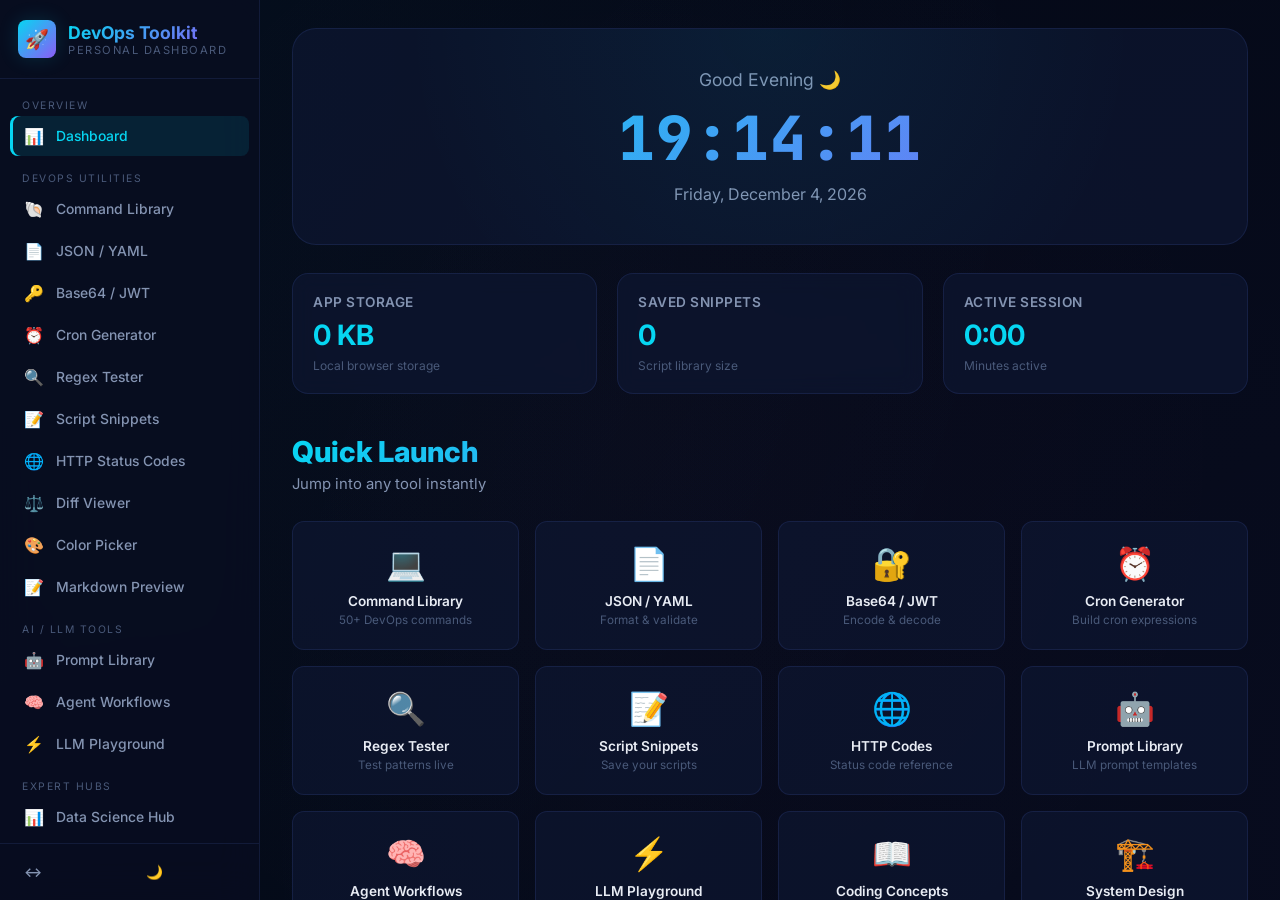
<file: index.html>
<!DOCTYPE html>
<html lang="en">

<head>
  <meta charset="UTF-8">
  <meta name="viewport" content="width=device-width, initial-scale=1.0">
  <meta name="description"
    content="DevOps Toolkit Dashboard — Personal productivity hub for IT professionals with DevOps tools, AI/LLM utilities, coding concepts, and system design architecture.">
  <title>DevOps Toolkit — Dashboard</title>
  <link rel="stylesheet" href="style.css">
  <link rel="icon"
    href="data:image/svg+xml,<svg xmlns='http://www.w3.org/2000/svg' viewBox='0 0 100 100'><text y='.9em' font-size='85'>🚀</text></svg>">
</head>

<body>

  <!-- Mobile Menu Toggle -->
  <button class="mobile-toggle" id="mobileToggle" aria-label="Toggle menu">
    <span></span>
    <span></span>
    <span></span>
  </button>
  <div class="app-container">
    <div class="sidebar-overlay" id="sidebarOverlay"></div>


    <!-- ===== SIDEBAR ===== -->
    <aside class="sidebar" id="sidebar">
      <div class="sidebar-header">
        <div class="sidebar-logo">🚀</div>
        <div>
          <div class="sidebar-title">DevOps Toolkit</div>
          <div class="sidebar-subtitle">Personal Dashboard</div>
        </div>
      </div>

      <nav class="sidebar-nav" role="navigation" aria-label="Main Navigation">
        <div class="nav-category">
          <div class="nav-category-label">Overview</div>
          <div class="nav-item active" data-page="dashboard" role="button" aria-label="Dashboard">
            <span class="nav-icon">📊</span><span>Dashboard</span>
          </div>
        </div>

        <div class="nav-category">
          <div class="nav-category-label">DevOps Utilities</div>
          <div class="nav-item" data-page="commands" role="button" aria-label="Command Library">
            <span class="nav-icon">🐚</span><span>Command Library</span>
          </div>
          <div class="nav-item" data-page="json-yaml" role="button" aria-label="JSON & YAML Tool">
            <span class="nav-icon">📄</span><span>JSON / YAML</span>
          </div>
          <div class="nav-item" data-page="base64-jwt" role="button" aria-label="Base64 & JWT Tool">
            <span class="nav-icon">🔑</span><span>Base64 / JWT</span>
          </div>
          <div class="nav-item" data-page="cron" role="button" aria-label="Cron Expression Parser">
            <span class="nav-icon">⏰</span><span>Cron Generator</span>
          </div>
          <div class="nav-item" data-page="regex" role="button" aria-label="Regex Tester">
            <span class="nav-icon">🔍</span><span>Regex Tester</span>
          </div>
          <div class="nav-item" data-page="snippets" role="button" aria-label="Script Snippets">
            <span class="nav-icon">📝</span><span>Script Snippets</span>
          </div>
          <div class="nav-item" data-page="http-codes" role="button" aria-label="HTTP Status Codes">
            <span class="nav-icon">🌐</span><span>HTTP Status Codes</span>
          </div>
          <div class="nav-item" data-page="diff" role="button" aria-label="Diff Viewer">
            <span class="nav-icon">⚖️</span><span>Diff Viewer</span>
          </div>
          <div class="nav-item" data-page="colors" role="button" aria-label="Color Picker">
            <span class="nav-icon">🎨</span><span>Color Picker</span>
          </div>
          <div class="nav-item" data-page="markdown" role="button" aria-label="Markdown Preview">
            <span class="nav-icon">📝</span><span>Markdown Preview</span>
          </div>
        </div>

        <div class="nav-category">
          <div class="nav-category-label">AI / LLM Tools</div>
          <div class="nav-item" data-page="prompts" role="button" aria-label="Prompt Library">
            <span class="nav-icon">🤖</span><span>Prompt Library</span>
          </div>
          <div class="nav-item" data-page="workflows" role="button" aria-label="Agent Workflows">
            <span class="nav-icon">🧠</span><span>Agent Workflows</span>
          </div>
          <div class="nav-item" data-page="playground" role="button" aria-label="LLM Playground">
            <span class="nav-icon">⚡</span><span>LLM Playground</span>
          </div>
        </div>
        <div class="nav-category">
          <div class="nav-category-label">Expert Hubs</div>
          <a class="nav-item-link" href="datascience.html" style="text-decoration: none;">
            <div class="nav-item">
              <span class="nav-icon">📊</span><span>Data Science Hub</span>
            </div>
          </a>
          <a class="nav-item-link" href="agentbuild.html" style="text-decoration: none;">
            <div class="nav-item">
              <span class="nav-icon">🤖</span><span>Agent Build Guide</span>
            </div>
          </a>
        </div>

        <div class="nav-category">
          <div class="nav-category-label">Learning & Reference</div>
          <div class="nav-item" data-page="knowledge" role="button" aria-label="Dev Knowledge Base">
            <span class="nav-icon">🧠</span><span>Dev Knowledge Base</span>
          </div>
          <div class="nav-item" data-page="concepts" role="button" aria-label="Coding Concepts">
            <span class="nav-icon">📖</span><span>Coding Concepts</span>
          </div>
          <div class="nav-item" data-page="architecture" role="button" aria-label="System Design">
            <span class="nav-icon">🏗️</span><span>System Design</span>
          </div>
        </div>

        <div class="nav-category">
          <div class="nav-category-label">Quick Utilities</div>
          <div class="nav-item" data-page="uuid-pass" role="button" aria-label="UUID / Password Generator">
            <span class="nav-icon">🔑</span><span>UUID / Password</span>
          </div>
          <div class="nav-item" data-page="timestamp" role="button" aria-label="Timestamp Converter">
            <span class="nav-icon">⏱️</span><span>Timestamp</span>
          </div>
        </div>

        <div class="nav-category">
          <div class="nav-category-label">System</div>
          <div class="nav-item" data-page="settings" role="button" aria-label="Privacy & Settings">
            <span class="nav-icon">🛡️</span><span>Privacy & Settings</span>
          </div>
        </div>
      </nav>
      <div class="sidebar-footer" style="flex-direction: column; gap: 8px; padding: 12px;">
        <div style="display: flex; gap: 8px; width: 100%;">
          <button id="sidebarCollapse" class="btn btn-ghost" title="Toggle Sidebar" aria-label="Toggle Sidebar"
            style="flex:1;">
            <span class="nav-icon">↔️</span>
          </button>
          <button id="themeToggle" class="btn btn-ghost" title="Toggle Theme (Alt+T)"
            aria-label="Toggle Light/Dark Mode" style="flex:1;">
            <span id="themeIcon">🌙</span>
          </button>
        </div>
      </div>
    </aside>

    <!-- ===== MAIN CONTENT ===== -->
    <main class="main-content" id="mainContent">

      <!-- ===== 1. DASHBOARD HOME ===== -->
      <section class="page-section active" id="page-dashboard">
        <div class="clock-widget">
          <div class="clock-greeting" id="clockGreeting">Good Evening</div>
          <div class="clock-time" id="clockTime">00:00:00</div>
          <div class="clock-date" id="clockDate">Sunday, February 15, 2026</div>
        </div>

        <div class="stats-cards-row">
          <div class="stats-card">
            <div class="stats-label">App Storage</div>
            <div class="stats-value" id="statStorage">0 KB</div>
            <div class="stats-trend">Local browser storage</div>
          </div>
          <div class="stats-card">
            <div class="stats-label">Saved Snippets</div>
            <div class="stats-value" id="statSnippets">0</div>
            <div class="stats-trend">Script library size</div>
          </div>
          <div class="stats-card">
            <div class="stats-label">Active Session</div>
            <div class="stats-value" id="statSession">0:00</div>
            <div class="stats-trend">Minutes active</div>
          </div>
        </div>

        <div class="page-header">
          <h1>Quick Launch</h1>
          <p>Jump into any tool instantly</p>
        </div>

        <div class="dashboard-grid">
          <div class="quick-card" data-goto="commands">
            <span class="card-icon">💻</span>
            <div class="card-label">Command Library</div>
            <div class="card-desc">50+ DevOps commands</div>
          </div>
          <div class="quick-card" data-goto="json-yaml">
            <span class="card-icon">📄</span>
            <div class="card-label">JSON / YAML</div>
            <div class="card-desc">Format & validate</div>
          </div>
          <div class="quick-card" data-goto="base64-jwt">
            <span class="card-icon">🔐</span>
            <div class="card-label">Base64 / JWT</div>
            <div class="card-desc">Encode & decode</div>
          </div>
          <div class="quick-card" data-goto="cron">
            <span class="card-icon">⏰</span>
            <div class="card-label">Cron Generator</div>
            <div class="card-desc">Build cron expressions</div>
          </div>
          <div class="quick-card" data-goto="regex">
            <span class="card-icon">🔍</span>
            <div class="card-label">Regex Tester</div>
            <div class="card-desc">Test patterns live</div>
          </div>
          <div class="quick-card" data-goto="snippets">
            <span class="card-icon">📝</span>
            <div class="card-label">Script Snippets</div>
            <div class="card-desc">Save your scripts</div>
          </div>
          <div class="quick-card" data-goto="http-codes">
            <span class="card-icon">🌐</span>
            <div class="card-label">HTTP Codes</div>
            <div class="card-desc">Status code reference</div>
          </div>
          <div class="quick-card" data-goto="prompts">
            <span class="card-icon">🤖</span>
            <div class="card-label">Prompt Library</div>
            <div class="card-desc">LLM prompt templates</div>
          </div>
          <div class="quick-card" data-goto="workflows">
            <span class="card-icon">🧠</span>
            <div class="card-label">Agent Workflows</div>
            <div class="card-desc">Design AI pipelines</div>
          </div>
          <div class="quick-card" data-goto="playground">
            <span class="card-icon">⚡</span>
            <div class="card-label">LLM Playground</div>
            <div class="card-desc">Test with LLM APIs</div>
          </div>
          <div class="quick-card" data-goto="concepts">
            <span class="card-icon">📖</span>
            <div class="card-label">Coding Concepts</div>
            <div class="card-desc">DSA, OOP, Patterns</div>
          </div>
          <div class="quick-card" data-goto="architecture">
            <span class="card-icon">🏗️</span>
            <div class="card-label">System Design</div>
            <div class="card-desc">Architecture patterns</div>
          </div>
          <div class="quick-card" data-goto="uuid-pass">
            <span class="card-icon">🔑</span>
            <div class="card-label">UUID / Password</div>
            <div class="card-desc">Generate securely</div>
          </div>
          <div class="quick-card" data-goto="timestamp">
            <span class="card-icon">⏱️</span>
            <div class="card-label">Timestamp</div>
            <div class="card-desc">Convert timestamps</div>
          </div>
          <a href="datascience.html" class="quick-card-link" style="text-decoration: none;">
            <div class="quick-card">
              <span class="card-icon">📊</span>
              <div class="card-label">Data Science Hub</div>
              <div class="card-desc">14-Section Curriculum</div>
            </div>
          </a>
          <a href="agentbuild.html" class="quick-card-link" style="text-decoration: none;">
            <div class="quick-card">
              <span class="card-icon">🤖</span>
              <div class="card-label">Agent Build Guide</div>
              <div class="card-desc">10-Step Agent Loop</div>
            </div>
          </a>
        </div>
      </section>

      <!-- ===== 2. COMMAND LIBRARY ===== -->
      <section class="page-section" id="page-commands">
        <div class="page-header">
          <h1>Command Library</h1>
          <p>Quick reference for common DevOps commands — search, filter, and copy</p>
        </div>
        <div class="search-bar">
          <span class="search-icon">🔍</span>
          <input type="text" id="cmdSearch" placeholder="Search commands...">
        </div>
        <div class="filter-chips" id="cmdFilters">
          <span class="chip active" data-filter="all">All</span>
          <span class="chip" data-filter="docker">Docker</span>
          <span class="chip" data-filter="kubernetes">Kubernetes</span>
          <span class="chip" data-filter="git">Git</span>
          <span class="chip" data-filter="linux">Linux</span>
          <span class="chip" data-filter="nginx">Nginx</span>
        </div>
        <div class="command-list" id="commandList"></div>
      </section>

      <!-- ===== 3. JSON / YAML ===== -->
      <section class="page-section" id="page-json-yaml">
        <div class="page-header">
          <h1>JSON / YAML Formatter</h1>
          <p>Format, validate, and convert between JSON and YAML</p>
        </div>
        <div class="btn-group">
          <button class="btn btn-primary" id="jsonFormat">Format JSON</button>
          <button class="btn btn-secondary" id="jsonMinify">Minify JSON</button>
          <button class="btn btn-secondary" id="jsonValidate">Validate</button>
          <button class="btn btn-secondary" id="jsonSort">Sort Keys</button>
          <button class="btn btn-accent" id="jsonToYaml">JSON → YAML</button>
          <button class="btn btn-accent" id="yamlToJson">YAML → JSON</button>
          <button class="btn btn-secondary" id="jsonCopyInp">Copy Input</button>
          <button class="btn btn-danger" id="jsonClear">Clear</button>
          <button class="btn btn-secondary" id="jsonSwap">↕ Swap</button>
          <button class="btn btn-copy" id="jsonCopyOutput">Copy Output</button>
        </div>
        <div class="tool-panel">
          <div>
            <label class="input-label">Input</label>
            <textarea class="tool-textarea" id="jsonInput" placeholder='Paste JSON or YAML here...'></textarea>
          </div>
          <div>
            <label class="input-label">Output</label>
            <textarea class="tool-textarea output" id="jsonOutput" readonly
              placeholder="Result will appear here..."></textarea>
          </div>
        </div>
      </section>

      <!-- ===== 4. BASE64 / JWT ===== -->
      <section class="page-section" id="page-base64-jwt">
        <div class="page-header">
          <h1>Base64 / JWT Decoder</h1>
          <p>Encode and decode Base64 strings, and decode JWT tokens</p>
        </div>
        <div class="btn-group">
          <button class="btn btn-primary" id="b64Encode">Base64 Encode</button>
          <button class="btn btn-secondary" id="b64Decode">Base64 Decode</button>
          <button class="btn btn-secondary" id="jwtDecode">Decode JWT</button>
          <button class="btn btn-copy" id="b64CopyOutput">Copy Output</button>
        </div>
        <div class="tool-panel">
          <div>
            <label class="input-label">Input</label>
            <textarea class="tool-textarea" id="b64Input" placeholder="Paste text, Base64, or JWT token..."></textarea>
          </div>
          <div>
            <label class="input-label">Output</label>
            <textarea class="tool-textarea output" id="b64Output" readonly
              placeholder="Result will appear here..."></textarea>
          </div>
        </div>
      </section>

      <!-- ===== 5. CRON GENERATOR ===== -->
      <section class="page-section" id="page-cron">
        <div class="page-header">
          <h1>Cron Expression Generator</h1>
          <p>Build cron expressions visually with human-readable preview</p>
        </div>
        <div class="cron-grid">
          <div class="cron-field">
            <label>Minute</label>
            <input type="text" id="cronMin" value="*" maxlength="10">
          </div>
          <div class="cron-field">
            <label>Hour</label>
            <input type="text" id="cronHour" value="*" maxlength="10">
          </div>
          <div class="cron-field">
            <label>Day (Month)</label>
            <input type="text" id="cronDom" value="*" maxlength="10">
          </div>
          <div class="cron-field">
            <label>Month</label>
            <input type="text" id="cronMonth" value="*" maxlength="10">
          </div>
          <div class="cron-field">
            <label>Day (Week)</label>
            <input type="text" id="cronDow" value="*" maxlength="10">
          </div>
        </div>
        <div class="cron-result">
          <div class="cron-expression" id="cronExpr">* * * * *</div>
          <div class="cron-human" id="cronHuman">Every minute</div>
        </div>
        <div style="margin-top:16px;">
          <div class="page-header" style="margin-bottom:12px;">
            <h2 style="font-size:1rem;color:var(--text-primary);">Quick Presets</h2>
          </div>
          <div class="btn-group" id="cronPresets">
            <button class="btn btn-secondary" data-cron="0 * * * *">Every hour</button>
            <button class="btn btn-secondary" data-cron="0 0 * * *">Daily midnight</button>
            <button class="btn btn-secondary" data-cron="0 0 * * 0">Weekly Sunday</button>
            <button class="btn btn-secondary" data-cron="0 0 1 * *">Monthly 1st</button>
            <button class="btn btn-secondary" data-cron="*/5 * * * *">Every 5 min</button>
            <button class="btn btn-secondary" data-cron="0 9-17 * * 1-5">Weekdays 9-5 hourly</button>
            <button class="btn btn-secondary" data-cron="0 0 * * 1-5">Weekdays midnight</button>
          </div>
        </div>
        <div style="margin-top:10px;">
          <button class="btn btn-copy" id="cronCopy">Copy Expression</button>
        </div>
      </section>

      <!-- ===== 6. REGEX TESTER ===== -->
      <section class="page-section" id="page-regex">
        <div class="page-header">
          <h1>Regex Tester</h1>
          <p>Write regular expressions and test them against sample text with live match highlighting</p>
        </div>
        <div class="input-row">
          <input type="text" class="input-field mono" id="regexPattern" placeholder="Enter regex pattern..."
            style="flex:1;">
          <input type="text" class="input-field" id="regexFlags" placeholder="Flags" value="gi" style="width:80px;">
        </div>
        <div class="tool-panel">
          <div>
            <label class="input-label">Test String</label>
            <textarea class="tool-textarea" id="regexInput" placeholder="Enter text to test against..."></textarea>
          </div>
          <div>
            <label class="input-label">Matches</label>
            <div class="match-count" id="matchCount">0 matches</div>
            <div class="regex-matches" id="regexOutput"></div>
          </div>
        </div>
      </section>

      <!-- ===== 7. SCRIPT SNIPPETS ===== -->
      <section class="page-section" id="page-snippets">
        <div class="page-header">
          <h1>Script Snippets</h1>
          <p>Organize and reuse your favorite scripts and commands</p>
          <div class="header-actions" style="margin-top: 12px; display: flex; gap: 8px;">
            <button class="btn btn-sm btn-secondary" id="snippetExport">📤 Export</button>
            <button class="btn btn-sm btn-secondary" id="snippetImport">📥 Import</button>
          </div>
        </div>

        <div class="card" style="margin-bottom: 24px;">
          <div class="card-header"><span class="card-title">Add New Snippet</span></div>
          <div style="display: grid; grid-template-columns: 1fr 1fr; gap: 12px; margin-bottom: 12px;">
            <div>
              <label class="input-label">Title</label>
              <input type="text" class="input-field" id="snippetTitle" placeholder="e.g., Clean Docker Logs"
                style="width:100%;">
            </div>
            <div>
              <label class="input-label">Tags (comma separated)</label>
              <input type="text" class="input-field" id="snippetTags" placeholder="docker, linux, cleanup"
                style="width:100%;">
            </div>
          </div>
          <div style="margin-bottom: 12px;">
            <label class="input-label">Code / Content</label>
            <textarea class="tool-textarea" id="snippetCode" style="min-height:120px;"
              placeholder="Paste your script here..."></textarea>
          </div>
          <button class="btn btn-primary" id="snippetSave">💾 Save Snippet</button>
        </div>

        <div class="search-bar">
          <span class="search-icon">🔍</span>
          <input type="text" id="snippetSearch" placeholder="Search snippets by title, tag, or code...">
        </div>

        <div id="snippetTagFilters" class="filter-chips" style="margin-top: 12px;">
          <!-- Dynamic tags -->
        </div>

        <div class="snippet-grid" id="snippetGrid"></div>
      </section>

      <!-- ===== 8. HTTP STATUS CODES ===== -->
      <section class="page-section" id="page-http-codes">
        <div class="page-header">
          <h1>HTTP Status Codes</h1>
          <p>Searchable reference of all HTTP response status codes</p>
        </div>
        <div class="search-bar">
          <span class="search-icon">🔍</span>
          <input type="text" id="httpSearch" placeholder="Search by code or name...">
        </div>
        <div class="filter-chips" id="httpFilters">
          <span class="chip active" data-filter="all">All</span>
          <span class="chip" data-filter="1xx">1xx Info</span>
          <span class="chip" data-filter="2xx">2xx Success</span>
          <span class="chip" data-filter="3xx">3xx Redirect</span>
          <span class="chip" data-filter="4xx">4xx Client</span>
          <span class="chip" data-filter="5xx">5xx Server</span>
        </div>
        <div class="http-grid" id="httpGrid"></div>
      </section>

      <!-- ===== NEW TOOLS ===== -->
      <section class="page-section" id="page-diff">
        <div class="page-header">
          <h1>Diff Viewer</h1>
          <p>Compare two blocks of text or code to see differences</p>
        </div>
        <div class="tool-panel" style="display: grid; grid-template-columns: 1fr 1fr; gap: 16px;">
          <div>
            <label class="input-label">Original Text</label>
            <textarea class="tool-textarea" id="diffOld" placeholder="Paste original content here..."></textarea>
          </div>
          <div>
            <label class="input-label">Modified Text</label>
            <textarea class="tool-textarea" id="diffNew" placeholder="Paste modified content here..."></textarea>
          </div>
        </div>
        <div class="diff-output-container" id="diffOutputContainer" style="display:none; margin-top: 20px;">
          <div class="card">
            <div class="card-header"><span class="card-title">Diff Result</span></div>
            <div id="diffOutput" class="diff-result"></div>
          </div>
        </div>
        <button class="btn btn-primary" id="diffBtn" style="margin-top:16px;">⚖️ Compare Text</button>
      </section>

      <section class="page-section" id="page-colors">
        <div class="page-header">
          <h1>Color & Variable Picker</h1>
          <p>Pick colors and convert between formats or find UI variables</p>
        </div>
        <div class="tool-panel" style="display: grid; grid-template-columns: 1fr 1fr; gap: 20px;">
          <div class="card">
            <div class="card-header"><span class="card-title">Color Picker</span></div>
            <input type="color" id="colorPicker"
              style="width:100%; height:80px; padding:0; border:none; border-radius:8px; cursor:pointer; background:none; margin-bottom:12px;">
            <div class="input-row">
              <input type="text" class="input-field" id="colorHex" placeholder="#000000" style="flex:1;">
              <input type="text" class="input-field" id="colorRgb" placeholder="rgb(0,0,0)" style="flex:1;">
            </div>
          </div>
          <div class="card">
            <div class="card-header"><span class="card-title">Palette Suggestion</span></div>
            <div id="colorPalette" style="display:flex; gap:8px; height:60px; margin-bottom:12px;"></div>
            <div style="font-size:0.8rem; color:var(--text-muted);">Complementary and analogous colors</div>
          </div>
        </div>
      </section>

      <section class="page-section" id="page-markdown">
        <div class="page-header">
          <h1>Markdown Preview</h1>
          <p>Real-time GFM (GitHub Flavored Markdown) renderer</p>
        </div>
        <div class="tool-panel" style="display: grid; grid-template-columns: 1fr 1fr; gap: 16px;">
          <div>
            <label class="input-label">Markdown Input</label>
            <textarea class="tool-textarea" id="mdInput" style="min-height:400px;"
              placeholder="# Hello World\n\nStart typing..."></textarea>
          </div>
          <div>
            <label class="input-label">Live Preview</label>
            <div class="markdown-preview" id="mdPreview"
              style="min-height:400px; background: rgba(0,0,0,0.1); border: 1px solid var(--glass-border); border-radius: var(--radius-md); padding: 20px; overflow-y: auto;">
            </div>
          </div>
        </div>
      </section>

      <!-- ===== 9. LLM PROMPT LIBRARY ===== -->
      <section class="page-section" id="page-prompts">
        <div class="page-header">
          <h1>LLM Prompt Library</h1>
          <p>Curated prompt templates for DevOps, coding, and ops tasks — click to copy</p>
        </div>
        <div class="search-bar">
          <span class="search-icon">🔍</span>
          <input type="text" id="promptSearch" placeholder="Search prompts...">
        </div>
        <div class="filter-chips" id="promptFilters">
          <span class="chip active" data-filter="all">All</span>
          <span class="chip" data-filter="docker">Docker</span>
          <span class="chip" data-filter="kubernetes">Kubernetes</span>
          <span class="chip" data-filter="terraform">Terraform</span>
          <span class="chip" data-filter="debugging">Debugging</span>
          <span class="chip" data-filter="code-review">Code Review</span>
          <span class="chip" data-filter="incident">Incident</span>
          <span class="chip" data-filter="security">Security</span>
        </div>
        <div class="prompt-grid" id="promptGrid"></div>
      </section>

      <!-- ===== 10. AI AGENT WORKFLOWS ===== -->
      <section class="page-section" id="page-workflows">
        <div class="page-header">
          <h1>AI Agent Workflow Designer</h1>
          <p>Visually design AI agent pipelines — add nodes, connect them, and export as JSON</p>
        </div>
        <div class="workflow-canvas-container">
          <div class="workflow-toolbar">
            <button class="btn btn-primary" data-wf-add="trigger">➕ Trigger</button>
            <button class="btn btn-secondary" data-wf-add="llm">🧠 LLM Call</button>
            <button class="btn btn-secondary" data-wf-add="tool">🔧 Tool Action</button>
            <button class="btn btn-secondary" data-wf-add="condition">❓ Condition</button>
            <button class="btn btn-secondary" data-wf-add="output">📤 Output</button>
            <button class="btn btn-ghost" id="wfClear">🗑️ Clear</button>
            <button class="btn btn-copy" id="wfExport">📋 Export JSON</button>
          </div>
          <div class="workflow-canvas" id="workflowCanvas">
            <svg id="workflowSvg"
              style="position:absolute;top:0;left:0;width:100%;height:100%;pointer-events:none;z-index:5;"></svg>
          </div>
        </div>
      </section>

      <!-- ===== 11. LLM PLAYGROUND ===== -->
      <section class="page-section" id="page-playground">
        <div class="page-header">
          <h1>LLM API Playground</h1>
          <p>Test prompts against OpenAI, Gemini, or Ollama — bring your own API key</p>
        </div>
        <div class="security-notice"
          style="background: rgba(245, 158, 11, 0.1); border: 1px solid rgba(245, 158, 11, 0.3); padding: 12px; border-radius: 8px; margin-bottom: 20px; font-size: 0.85rem; display: flex; align-items: center; justify-content: space-between; gap: 12px;">
          <span>⚠️ <strong>Security Notice:</strong> Your API key is saved in browser <code>localStorage</code> in plain
            text. Do not use this tool on shared or public computers.</span>
          <button id="clearApiKey" class="btn btn-danger btn-sm" style="padding: 4px 8px; font-size: 0.75rem;">Clear Key
            Now</button>
        </div>
        <div class="playground-panel">
          <div class="playground-settings">
            <div>
              <label class="input-label">Provider</label>
              <select class="input-field" id="llmProvider" style="width:100%;">
                <option value="openai">OpenAI</option>
                <option value="gemini">Google Gemini</option>
                <option value="ollama">Ollama (Local)</option>
              </select>
            </div>
            <div class="security-notice">
              <span>⚠️ <strong>Security Notice:</strong> Your API key is saved in browser <code>localStorage</code> in
                plain text. Do not use this tool on shared or public computers.</span>
              <button id="clearApiKey" class="btn btn-danger btn-sm">Clear Key Now</button>
            </div>
            <div>
              <label class="input-label">API Key</label>
              <input type="password" class="input-field" id="llmApiKey" placeholder="sk-..." style="width:100%;">
            </div>
            <div>
              <label class="input-label">API Base URL <small style="color:var(--text-muted);">(optional)</small></label>
              <input type="text" class="input-field" id="llmBaseUrl" placeholder="https://api.openai.com/v1"
                style="width:100%;">
            </div>
            <div>
              <label class="input-label">Temperature: <span id="tempVal">0.7</span></label>
              <input type="range" min="0" max="2" step="0.1" value="0.7" id="llmTemp"
                style="width:100%;accent-color:var(--accent-cyan);">
            </div>
            <div>
              <label class="input-label">System Prompt</label>
              <textarea class="tool-textarea" id="llmSystem" style="min-height:80px;"
                placeholder="You are a helpful DevOps assistant..."></textarea>
            </div>
            <button class="btn btn-primary" id="llmSaveSettings" style="margin-top:auto;">💾 Save Settings</button>
          </div>
          <div class="playground-chat">
            <div class="chat-header"
              style="display: flex; justify-content: space-between; align-items: center; margin-bottom: 12px; padding: 0 4px;">
              <span class="card-title" style="margin:0;">Chat History</span>
              <div class="btn-group" style="gap: 8px;">
                <button class="btn btn-sm btn-ghost" id="llmCopyChat" style="padding: 4px 8px; font-size: 0.75rem;">📋
                  Copy conversation</button>
                <button class="btn btn-sm btn-danger" id="llmClearChat"
                  style="padding: 4px 8px; font-size: 0.75rem;">🗑️ Clear Chat</button>
              </div>
            </div>
            <div class="chat-messages" id="chatHistory"
              style="flex: 1; overflow-y: auto; background: rgba(0,0,0,0.1); border: 1px solid var(--glass-border); border-radius: var(--radius-md); padding: 12px; margin-bottom: 12px; min-height: 300px;">
              <div class="chat-msg assistant">👋 Configure your API settings on the left, then start chatting!</div>
            </div>
            <div class="chat-input-row">
              <input type="text" id="chatInput" placeholder="Type your prompt..." style="flex:1;">
              <button class="btn btn-primary" id="chatSend">Send ▶</button>
            </div>
            <div id="tokenCount"
              style="font-size: 0.75rem; color: var(--text-muted); margin-top: 4px; padding-left: 4px;">~0 tokens (est.)
            </div>
          </div>
        </div>
      </section>

      <!-- ===== 12. CODING CONCEPTS ===== -->
      <section class="page-section" id="page-concepts">
        <div class="page-header">
          <h1>Coding Concepts</h1>
          <p>Essential programming concepts for software engineers — with code examples</p>
        </div>
        <div id="conceptsList" class="concepts-grid"></div>
        <div id="conceptDetail" class="concept-detail"></div>
      </section>

      <!-- ===== 13. SYSTEM DESIGN & ARCHITECTURE ===== -->
      <section class="page-section" id="page-architecture">
        <div class="page-header">
          <h1>System Design & Architecture</h1>
          <p>Visual architecture patterns and system design concepts for scalable systems</p>
        </div>
        <div id="archList" class="arch-grid"></div>
        <div id="archDetail" class="concept-detail"></div>
      </section>

      <!-- ===== 14. DEVELOPER KNOWLEDGE BASE ===== -->
      <section class="page-section" id="page-knowledge">
        <div class="page-header">
          <h1>Developer Knowledge Base</h1>
          <p>Universal concepts every developer should deeply understand — with real code examples</p>
        </div>
        <div class="search-bar">
          <span class="search-icon">🔍</span>
          <input type="text" id="knowledgeSearch" placeholder="Search concepts...">
        </div>
        <div class="filter-chips" id="knowledgeFilters">
          <span class="chip active" data-filter="all">All</span>
          <span class="chip" data-filter="language-internals">Language Internals</span>
          <span class="chip" data-filter="design-patterns">Design Patterns</span>
          <span class="chip" data-filter="architecture">System Architecture</span>
          <span class="chip" data-filter="cloud">Cloud Native</span>
          <span class="chip" data-filter="database">Database</span>
          <span class="chip" data-filter="security">Security</span>
          <span class="chip" data-filter="rxjs">RxJS</span>
          <span class="chip" data-filter="dotnet">ASP.NET Core</span>
          <span class="chip" data-filter="angular">Angular</span>
          <span class="chip" data-filter="performance">Performance & Caching</span>
        </div>
        <div class="concepts-grid" id="knowledgeGrid"></div>
        <div class="concept-detail" id="knowledgeDetail"></div>
      </section>

      <!-- ===== 14. UUID / PASSWORD ===== -->
      <section class="page-section" id="page-uuid-pass">
        <div class="page-header">
          <h1>UUID & Password Generator</h1>
          <p>Generate UUIDs and secure passwords with customizable options</p>
        </div>

        <div class="card" style="margin-bottom:20px;">
          <div class="card-header"><span class="card-title">🔑 UUID Generator</span></div>
          <div class="util-output" id="uuidOutput" style="margin-bottom:12px;">
            <span id="uuidValue">—</span>
            <button class="btn btn-copy" id="uuidCopy">Copy</button>
          </div>
          <button class="btn btn-primary" id="uuidGen">Generate UUID v4</button>
        </div>

        <div class="card">
          <div class="card-header"><span class="card-title">🔒 Password Generator</span></div>
          <div class="util-output" id="passOutput" style="margin-bottom:16px;">
            <span id="passValue" style="font-size:1.1rem;letter-spacing:1px;">—</span>
            <button class="btn btn-copy" id="passCopy">Copy</button>
          </div>
          <div class="password-options" style="margin-bottom:14px;">
            <label>Length: <span id="passLenVal">16</span>
              <input type="range" id="passLen" min="8" max="64" value="16">
            </label>
            <label><input type="checkbox" id="passUpper" checked> Uppercase</label>
            <label><input type="checkbox" id="passLower" checked> Lowercase</label>
            <label><input type="checkbox" id="passDigits" checked> Digits</label>
            <label><input type="checkbox" id="passSymbols" checked> Symbols</label>
          </div>
          <button class="btn btn-primary" id="passGen">Generate Password</button>
        </div>
      </section>

      <!-- ===== 15. TIMESTAMP CONVERTER ===== -->
      <section class="page-section" id="page-timestamp">
        <div class="page-header">
          <h1>Timestamp Converter</h1>
          <p>Convert between Unix timestamps, ISO 8601, and human-readable formats</p>
        </div>

        <div class="card" style="margin-bottom:20px;">
          <div class="card-header"><span class="card-title">⏱️ Current Time</span></div>
          <div class="timestamp-grid">
            <div class="timestamp-card">
              <h3>Unix Timestamp (seconds)</h3>
              <div class="timestamp-value" id="tsNowUnix">—</div>
            </div>
            <div class="timestamp-card">
              <h3>ISO 8601</h3>
              <div class="timestamp-value" id="tsNowIso">—</div>
            </div>
          </div>
        </div>

        <div class="card" style="margin-bottom:20px;">
          <div class="card-header"><span class="card-title">Convert Unix → Human</span></div>
          <div class="input-row">
            <input type="text" class="input-field mono" id="tsUnixInput" placeholder="Enter Unix timestamp..."
              style="flex:1;">
            <button class="btn btn-primary" id="tsFromUnix">Convert</button>
          </div>
          <div class="timestamp-value" id="tsUnixResult" style="margin-top:10px;">—</div>
        </div>

        <div class="card">
          <div class="card-header"><span class="card-title">Convert Date → Unix</span></div>
          <div class="input-row">
            <input type="datetime-local" class="input-field" id="tsDateInput" style="flex:1;">
            <button class="btn btn-primary" id="tsFromDate">Convert</button>
          </div>
          <div class="timestamp-value" id="tsDateResult" style="margin-top:10px;">—</div>
        </div>
      </section>

      <!-- ===== 16. PRIVACY & SETTINGS ===== -->
      <section class="page-section" id="page-settings">
        <div class="page-header">
          <h1>Privacy & Settings</h1>
          <p>Manage your data, export configurations, or clear all application data</p>
        </div>

        <div class="card" style="margin-bottom: 24px;">
          <div class="card-header"><span class="card-title">📦 Data Storage Breakdown</span></div>
          <p style="color:var(--text-secondary); margin-bottom: 20px; font-size: 0.9rem;">
            Breakdown of stored data by category. Clearing a category only affects that specific tool.
          </p>
          <div id="lsDataList" style="display: flex; flex-direction: column; gap: 16px;">
            <!-- Categories: Snippets, LLM Settings, Workflows, Preferences -->
            <div class="storage-item"
              style="display: flex; justify-content: space-between; align-items: center; padding-bottom: 12px; border-bottom: 1px solid var(--glass-border);">
              <div>
                <div style="font-weight: 600; font-size: 0.95rem;">Script Snippets</div>
                <div style="font-size: 0.8rem; color: var(--text-muted);" id="size-snippets">Size: 0 B</div>
              </div>
              <button class="btn btn-sm btn-ghost" onclick="clearCategory('snippets')">Clear</button>
            </div>
            <div class="storage-item"
              style="display: flex; justify-content: space-between; align-items: center; padding-bottom: 12px; border-bottom: 1px solid var(--glass-border);">
              <div>
                <div style="font-weight: 600; font-size: 0.95rem;">LLM Settings & History</div>
                <div style="font-size: 0.8rem; color: var(--text-muted);" id="size-llm">Size: 0 B</div>
              </div>
              <button class="btn btn-sm btn-ghost" onclick="clearCategory('llm')">Clear</button>
            </div>
            <div class="storage-item"
              style="display: flex; justify-content: space-between; align-items: center; padding-bottom: 12px; border-bottom: 1px solid var(--glass-border);">
              <div>
                <div style="font-weight: 600; font-size: 0.95rem;">Workflow Designer</div>
                <div style="font-size: 0.8rem; color: var(--text-muted);" id="size-workflows">Size: 0 B</div>
              </div>
              <button class="btn btn-sm btn-ghost" onclick="clearCategory('workflows')">Clear</button>
            </div>
            <div class="storage-item" style="display: flex; justify-content: space-between; align-items: center;">
              <div>
                <div style="font-weight: 600; font-size: 0.95rem;">System & UI Preferences</div>
                <div style="font-size: 0.8rem; color: var(--text-muted);" id="size-prefs">Size: 0 B</div>
              </div>
              <button class="btn btn-sm btn-ghost" onclick="clearCategory('prefs')">Clear</button>
            </div>
          </div>
        </div>

        <div class="card" style="margin-bottom: 24px;">
          <div class="card-header"><span class="card-title">📥 Import Data</span></div>
          <p style="color:var(--text-secondary); margin-bottom: 16px; font-size: 0.9rem;">
            Restore your snippets, workflows, and settings from a JSON backup.
          </p>
          <div class="import-drop-zone" id="importDropZone">
            <div class="drop-zone-content">
              <span class="drop-zone-icon">📁</span>
              <span class="drop-zone-text">Drag & drop backup file or <strong>click to browse</strong></span>
              <span class="drop-zone-meta">Supports .json files only</span>
            </div>
            <input type="file" id="importFileInput" accept=".json" style="display: none;">
          </div>
        </div>

        <div class="card" style="border-color: rgba(239, 68, 68, 0.3);">
          <div class="card-header"><span class="card-title" style="color: var(--accent-red);">☢️ Danger Zone</span>
          </div>
          <p style="color:var(--text-secondary); margin-bottom: 16px; font-size: 0.9rem;">
            These actions are permanent and cannot be undone.
          </p>
          <div class="btn-group">
            <button class="btn btn-primary" id="exportAllData">📥 Export All Data (JSON)</button>
            <button class="btn btn-danger" id="nukeAllData">🗑️ Clear ALL App Data</button>
          </div>
        </div>
      </section>

    </main>
  </div>

  <div id="toast-container"></div>
  <div id="modal-overlay">
    <div class="modal-box" id="modalBox"></div>
  </div>

  <script src="app.js"></script>
</body>

</html>
</file>
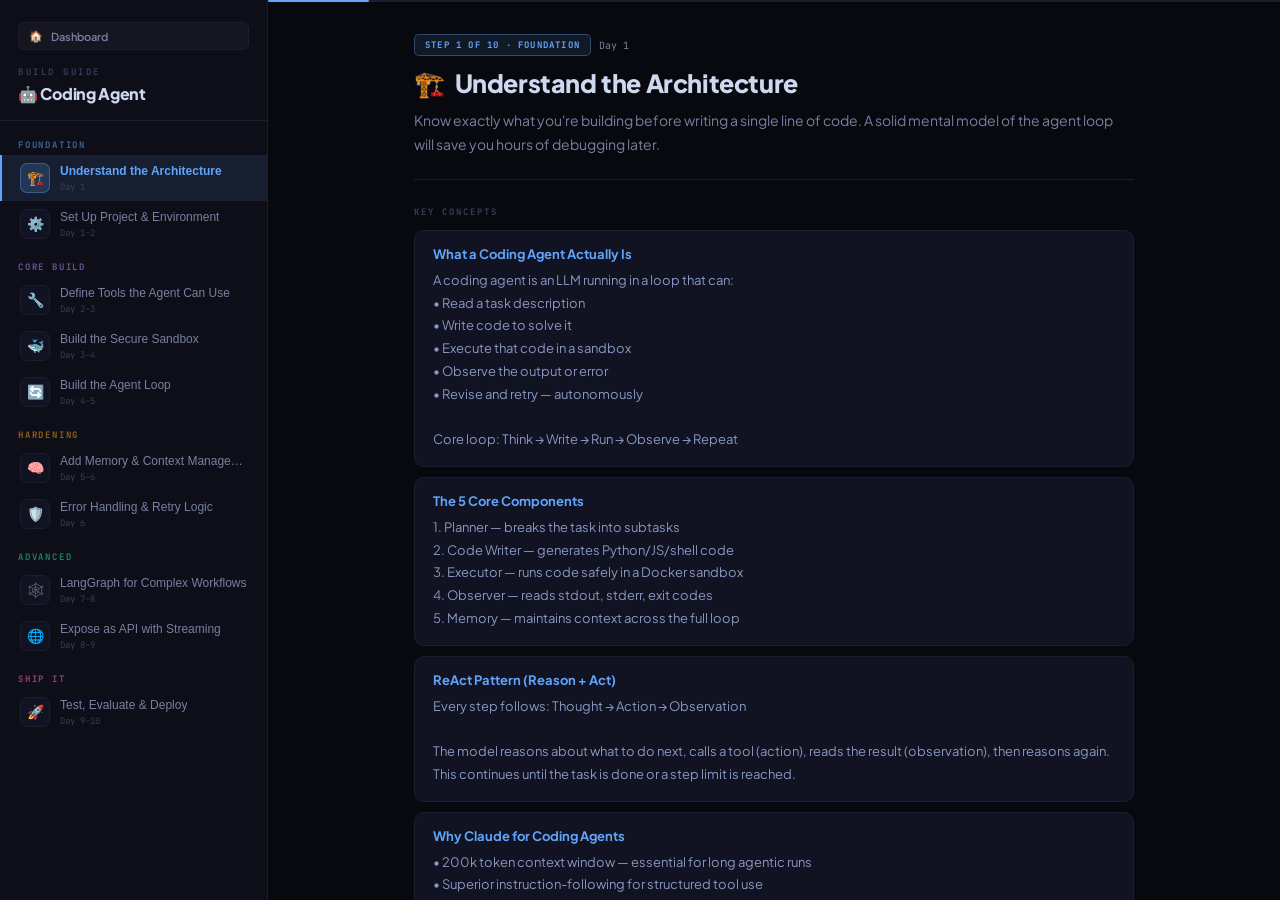
<file: agentbuild.html>
<!DOCTYPE html>
<html lang="en">

<head>
    <meta charset="UTF-8">
    <meta name="viewport" content="width=device-width, initial-scale=1.0, maximum-scale=1.0">
    <title>Coding Agent — Build Guide</title>
    <link
        href="https://fonts.googleapis.com/css2?family=JetBrains+Mono:wght@400;500;700&family=Plus+Jakarta+Sans:wght@400;500;600;700;800&display=swap"
        rel="stylesheet">
    <style>
        *,
        *::before,
        *::after {
            margin: 0;
            padding: 0;
            box-sizing: border-box;
        }

        :root {
            --bg: #08090f;
            --surface: #0d0e18;
            --card: #111222;
            --border: #1c1e30;
            --border2: #252840;
            --text: #d0d8f0;
            --sub: #7880a0;
            --dim: #383c58;
            --mono: 'JetBrains Mono', monospace;
            --sans: 'Plus Jakarta Sans', sans-serif;
            --sidebar-w: 268px;
            --topbar-h: 56px;
            --c: #60a5fa;
        }

        html,
        body {
            height: 100%;
        }

        body {
            font-family: var(--sans);
            background: var(--bg);
            color: var(--text);
            overflow: hidden;
            height: 100dvh;
        }

        /* Shell */
        #shell {
            display: flex;
            height: 100dvh;
            position: relative;
        }

        /* Mobile topbar */
        #topbar {
            display: none;
            position: fixed;
            top: 0;
            left: 0;
            right: 0;
            height: var(--topbar-h);
            background: var(--surface);
            border-bottom: 1px solid var(--border);
            z-index: 200;
            align-items: center;
            padding: 0 16px;
            gap: 12px;
        }

        #menu-btn {
            width: 38px;
            height: 38px;
            background: var(--card);
            border: 1px solid var(--border2);
            border-radius: 8px;
            color: var(--text);
            cursor: pointer;
            display: flex;
            align-items: center;
            justify-content: center;
            flex-shrink: 0;
            font-size: 18px;
            transition: background 0.15s;
        }

        #menu-btn:hover {
            background: var(--border2);
        }

        #topbar-title {
            font-family: var(--sans);
            font-size: 14px;
            font-weight: 700;
            color: var(--text);
            flex: 1;
            overflow: hidden;
            text-overflow: ellipsis;
            white-space: nowrap;
        }

        #topbar-step {
            font-family: var(--mono);
            font-size: 10px;
            font-weight: 700;
            padding: 3px 9px;
            border-radius: 5px;
            border: 1px solid;
            flex-shrink: 0;
        }

        /* Overlay */
        #overlay {
            display: none;
            position: fixed;
            inset: 0;
            background: rgba(0, 0, 0, 0.65);
            z-index: 299;
            backdrop-filter: blur(2px);
        }

        #overlay.open {
            display: block;
        }

        /* Sidebar */
        #sidebar {
            width: var(--sidebar-w);
            min-width: var(--sidebar-w);
            background: var(--surface);
            border-right: 1px solid var(--border);
            display: flex;
            flex-direction: column;
            overflow: hidden;
            height: 100%;
            transition: transform 0.28s cubic-bezier(.4, 0, .2, 1);
            z-index: 300;
        }

        .sidebar-head {
            padding: 22px 18px 16px;
            border-bottom: 1px solid var(--border);
            flex-shrink: 0;
        }

        .sidebar-eyebrow {
            font-family: var(--mono);
            font-size: 9px;
            font-weight: 700;
            letter-spacing: 2.5px;
            text-transform: uppercase;
            color: var(--dim);
            margin-bottom: 5px;
        }

        .sidebar-name {
            font-family: var(--sans);
            font-size: 16px;
            font-weight: 800;
            color: var(--text);
            letter-spacing: -0.3px;
        }

        #sidebar-scroll {
            flex: 1;
            overflow-y: auto;
            padding: 8px 0 24px;
        }

        #sidebar-scroll::-webkit-scrollbar {
            width: 3px;
        }

        #sidebar-scroll::-webkit-scrollbar-thumb {
            background: var(--border2);
            border-radius: 2px;
        }

        .phase-group {
            margin-bottom: 4px;
        }

        .phase-lbl {
            font-family: var(--mono);
            font-size: 9px;
            font-weight: 700;
            letter-spacing: 1.8px;
            text-transform: uppercase;
            padding: 10px 18px 4px;
            display: block;
        }

        .step-btn {
            display: flex;
            align-items: center;
            gap: 10px;
            width: 100%;
            background: transparent;
            border: none;
            border-left: 2px solid transparent;
            padding: 8px 16px 8px 18px;
            cursor: pointer;
            text-align: left;
            transition: background 0.12s, border-color 0.12s;
        }

        .step-btn:hover {
            background: rgba(255, 255, 255, 0.03);
        }

        .step-btn.active {
            background: color-mix(in srgb, var(--c) 10%, transparent);
            border-left-color: var(--c);
        }

        .s-icon {
            width: 30px;
            height: 30px;
            border-radius: 7px;
            display: flex;
            align-items: center;
            justify-content: center;
            font-size: 14px;
            background: var(--card);
            border: 1px solid var(--border);
            flex-shrink: 0;
            transition: background 0.12s, border-color 0.12s;
        }

        .step-btn.active .s-icon {
            background: color-mix(in srgb, var(--c) 18%, transparent);
            border-color: color-mix(in srgb, var(--c) 35%, transparent);
        }

        .s-text {
            min-width: 0;
        }

        .s-title {
            font-size: 12px;
            font-weight: 500;
            color: var(--sub);
            line-height: 1.35;
            white-space: nowrap;
            overflow: hidden;
            text-overflow: ellipsis;
            transition: color 0.12s;
        }

        .step-btn.active .s-title {
            color: var(--c);
            font-weight: 700;
        }

        .s-day {
            font-family: var(--mono);
            font-size: 9px;
            color: var(--dim);
            margin-top: 1px;
        }

        /* Main */
        #main {
            flex: 1;
            overflow-y: auto;
            overflow-x: hidden;
            display: flex;
            flex-direction: column;
        }

        #main::-webkit-scrollbar {
            width: 4px;
        }

        #main::-webkit-scrollbar-thumb {
            background: var(--border2);
            border-radius: 3px;
        }

        #progress-strip {
            height: 2px;
            background: var(--border);
            flex-shrink: 0;
            position: relative;
        }

        #progress-fill {
            height: 100%;
            border-radius: 1px;
            transition: width 0.4s ease, background 0.3s;
            position: absolute;
            left: 0;
            top: 0;
        }

        #content {
            flex: 1;
            padding: 32px 40px 56px;
            max-width: 800px;
            width: 100%;
            margin: 0 auto;
        }

        /* Step header */
        .meta-row {
            display: flex;
            align-items: center;
            flex-wrap: wrap;
            gap: 8px;
            margin-bottom: 12px;
        }

        .badge {
            font-family: var(--mono);
            font-size: 9px;
            font-weight: 700;
            letter-spacing: 1.2px;
            text-transform: uppercase;
            padding: 4px 10px;
            border-radius: 5px;
            border: 1px solid color-mix(in srgb, var(--c) 35%, transparent);
            background: color-mix(in srgb, var(--c) 10%, transparent);
            color: var(--c);
        }

        .day-tag {
            font-family: var(--mono);
            font-size: 10px;
            color: var(--sub);
        }

        .page-title {
            font-family: var(--sans);
            font-size: clamp(17px, 2.4vw, 25px);
            font-weight: 800;
            color: var(--text);
            letter-spacing: -0.4px;
            line-height: 1.25;
            margin-bottom: 10px;
            display: flex;
            align-items: center;
            gap: 10px;
        }

        .page-sum {
            font-size: clamp(12.5px, 1.4vw, 14px);
            color: var(--sub);
            line-height: 1.7;
            margin-bottom: 26px;
            padding-bottom: 22px;
            border-bottom: 1px solid var(--border);
        }

        /* Concepts */
        .eyebrow {
            font-family: var(--mono);
            font-size: 9px;
            font-weight: 700;
            letter-spacing: 2px;
            text-transform: uppercase;
            color: var(--dim);
            margin-bottom: 12px;
        }

        .concept-card {
            background: var(--card);
            border: 1px solid var(--border);
            border-radius: 10px;
            padding: 15px 18px;
            margin-bottom: 10px;
            transition: border-color 0.2s, box-shadow 0.2s;
        }

        .concept-card:hover {
            border-color: var(--border2);
            box-shadow: 0 4px 20px rgba(0, 0, 0, 0.3);
        }

        .concept-h {
            font-family: var(--sans);
            font-size: 13px;
            font-weight: 700;
            color: var(--c);
            margin-bottom: 7px;
        }

        .concept-b {
            font-size: clamp(12px, 1.35vw, 13px);
            color: #8898c0;
            line-height: 1.75;
            white-space: pre-line;
        }

        /* Code block */
        .code-section {
            margin-top: 26px;
        }

        .code-hdr {
            display: flex;
            justify-content: space-between;
            align-items: center;
            margin-bottom: 10px;
        }

        .toggle-btn {
            font-family: var(--mono);
            font-size: 10px;
            background: var(--card);
            border: 1px solid var(--border2);
            border-radius: 5px;
            padding: 4px 12px;
            color: var(--sub);
            cursor: pointer;
            transition: all 0.15s;
        }

        .toggle-btn:hover {
            background: var(--border2);
            color: var(--text);
        }

        .code-box {
            border-radius: 10px;
            overflow: hidden;
            border: 1px solid var(--border2);
        }

        .code-topbar {
            background: #09090e;
            padding: 9px 16px;
            display: flex;
            justify-content: space-between;
            align-items: center;
            border-bottom: 1px solid var(--border);
        }

        .mac-dots {
            display: flex;
            gap: 6px;
        }

        .mac-dot {
            width: 10px;
            height: 10px;
            border-radius: 50%;
        }

        .code-lbl {
            font-family: var(--mono);
            font-size: 10px;
            font-weight: 700;
            color: var(--sub);
        }

        .copy-btn {
            font-family: var(--mono);
            font-size: 10px;
            font-weight: 700;
            background: var(--border2);
            border: none;
            border-radius: 5px;
            padding: 4px 12px;
            color: var(--text);
            cursor: pointer;
            transition: all 0.18s;
        }

        .copy-btn:hover {
            background: #303555;
        }

        .copy-btn.ok {
            background: rgba(52, 211, 153, 0.15);
            color: #34d399;
        }

        .code-scroll {
            background: #07080e;
            overflow-x: auto;
            padding: 10px 0;
        }

        .code-scroll::-webkit-scrollbar {
            height: 4px;
        }

        .code-scroll::-webkit-scrollbar-thumb {
            background: var(--border2);
            border-radius: 3px;
        }

        table.ct {
            border-collapse: collapse;
            min-width: 100%;
        }

        .ln {
            font-family: var(--mono);
            font-size: 11px;
            color: var(--dim);
            text-align: right;
            padding: 0 12px;
            user-select: none;
            min-width: 38px;
            vertical-align: top;
            line-height: 1.7;
            border-right: 1px solid var(--border);
            white-space: nowrap;
        }

        .lc {
            font-family: var(--mono);
            font-size: clamp(11px, 1.25vw, 12.5px);
            padding: 0 20px 0 14px;
            white-space: pre;
            line-height: 1.7;
            color: #bcc8e8;
        }

        .sc {
            color: #42485e;
        }

        .ss {
            color: #82c99a;
        }

        .sk {
            color: #c196f0;
        }

        .sl {
            color: #78d0e0;
        }

        .sn {
            color: #f4956a;
        }

        /* Nav */
        .nav-bar {
            display: flex;
            justify-content: space-between;
            align-items: center;
            margin-top: 36px;
            padding-top: 20px;
            border-top: 1px solid var(--border);
            gap: 10px;
        }

        .nav-btn {
            font-family: var(--sans);
            font-size: 13px;
            font-weight: 600;
            padding: 10px 20px;
            border-radius: 8px;
            cursor: pointer;
            transition: all 0.18s;
            border: 1px solid var(--border2);
            background: var(--card);
            color: var(--sub);
            white-space: nowrap;
            flex-shrink: 0;
        }

        .nav-btn:hover:not(:disabled) {
            background: var(--border2);
            color: var(--text);
        }

        .nav-btn:disabled {
            opacity: 0.22;
            cursor: default;
        }

        .nav-btn.fwd {
            background: color-mix(in srgb, var(--c) 12%, transparent);
            border-color: color-mix(in srgb, var(--c) 38%, transparent);
            color: var(--c);
        }

        .nav-btn.fwd:hover:not(:disabled) {
            background: color-mix(in srgb, var(--c) 22%, transparent);
        }

        .pip-row {
            display: flex;
            gap: 5px;
            align-items: center;
            flex-wrap: wrap;
            justify-content: center;
            flex: 1;
        }

        .pip {
            width: 6px;
            height: 6px;
            border-radius: 3px;
            cursor: pointer;
            background: var(--dim);
            transition: all 0.2s;
        }

        .pip.on {
            width: 20px;
        }

        /* Mobile */
        @media (max-width: 768px) {
            #topbar {
                display: flex;
            }

            #sidebar {
                position: fixed;
                top: 0;
                left: 0;
                height: 100dvh;
                transform: translateX(-100%);
                box-shadow: 4px 0 32px rgba(0, 0, 0, 0.5);
            }

            #sidebar.open {
                transform: translateX(0);
            }

            #main {
                padding-top: var(--topbar-h);
            }

            #content {
                padding: 20px 18px 48px;
            }

            .page-title {
                font-size: 18px;
            }

            .nav-btn {
                padding: 9px 14px;
                font-size: 12px;
            }

            .concept-card {
                padding: 13px 15px;
            }
        }

        @media (max-width: 420px) {
            #content {
                padding: 16px 14px 44px;
            }

            .page-title {
                font-size: 16px;
            }

            .concept-b {
                font-size: 12px;
            }

            .nav-btn {
                padding: 9px 12px;
                font-size: 11px;
            }

            .pip-row {
                display: none;
            }
        }
    </style>
</head>

<body>

    <div id="topbar">
        <button id="menu-btn" onclick="toggleSidebar()" aria-label="Open menu">☰</button>
        <div id="topbar-title">Loading…</div>
        <div id="topbar-step" class="badge"></div>
    </div>

    <div id="overlay" onclick="closeSidebar()"></div>

    <div id="shell">
        <nav id="sidebar">
            <div class="sidebar-head">
                <a href="index.html" style="text-decoration: none; display: flex; align-items: center; gap: 8px; margin-bottom: 16px; padding: 6px 10px; background: rgba(255,255,255,0.03); border: 1px solid var(--border); border-radius: 6px; font-size: 11px; font-weight: 600; color: var(--sub);">
                    <span>🏠</span> Dashboard
                </a>
                <div class="sidebar-eyebrow">Build Guide</div>
                <div class="sidebar-name">🤖 Coding Agent</div>
            </div>
            <div id="sidebar-scroll"></div>
        </nav>

        <main id="main">
            <div id="progress-strip">
                <div id="progress-fill"></div>
            </div>
            <div id="content"></div>
        </main>
    </div>

    <script>
        const PC = {
            "Foundation": "#60a5fa",
            "Core Build": "#a78bfa",
            "Hardening": "#f59e0b",
            "Advanced": "#34d399",
            "Ship It": "#f472b6",
        };

        const STEPS = [
            {
                id: 1, phase: "Foundation", title: "Understand the Architecture", duration: "Day 1", icon: "🏗️",
                summary: "Know exactly what you're building before writing a single line of code. A solid mental model of the agent loop will save you hours of debugging later.",
                concepts: [
                    {
                        h: "What a Coding Agent Actually Is",
                        b: "A coding agent is an LLM running in a loop that can:\n• Read a task description\n• Write code to solve it\n• Execute that code in a sandbox\n• Observe the output or error\n• Revise and retry — autonomously\n\nCore loop: Think → Write → Run → Observe → Repeat"
                    },
                    {
                        h: "The 5 Core Components",
                        b: "1. Planner — breaks the task into subtasks\n2. Code Writer — generates Python/JS/shell code\n3. Executor — runs code safely in a Docker sandbox\n4. Observer — reads stdout, stderr, exit codes\n5. Memory — maintains context across the full loop"
                    },
                    {
                        h: "ReAct Pattern (Reason + Act)",
                        b: "Every step follows: Thought → Action → Observation\n\nThe model reasons about what to do next, calls a tool (action), reads the result (observation), then reasons again. This continues until the task is done or a step limit is reached."
                    },
                    {
                        h: "Why Claude for Coding Agents",
                        b: "• 200k token context window — essential for long agentic runs\n• Superior instruction-following for structured tool use\n• Lower rate of hallucinated function calls\n• Recommended model: claude-sonnet-4-20250514"
                    }
                ],
                code: null
            },

            {
                id: 2, phase: "Foundation", title: "Set Up Project & Environment", duration: "Day 1–2", icon: "⚙️",
                summary: "Scaffold the project correctly from the start. A clean layout makes every subsequent step easier to implement and far easier to debug when things go wrong.",
                concepts: [
                    {
                        h: "Recommended Project Structure",
                        b: "coding-agent/\n├── agent/\n│   ├── __init__.py\n│   ├── core.py          # main agent loop\n│   ├── tools.py         # tool definitions\n│   ├── executor.py      # Docker sandbox\n│   └── memory.py        # context management\n├── sandbox/\n│   └── Dockerfile       # isolated execution env\n├── tests/\n├── .env                 # secrets — never commit\n└── main.py"
                    },
                    {
                        h: "Key Dependencies",
                        b: "anthropic>=0.25.0   # Claude SDK\ndocker>=7.0.0       # sandbox execution\npydantic>=2.0       # tool schema validation\nrich>=13.0          # pretty terminal output\npython-dotenv       # environment variables\nfastapi + uvicorn   # optional: expose as REST API"
                    }
                ],
                code: [
                    "# Install all dependencies in one shot",
                    "pip install anthropic docker pydantic rich python-dotenv",
                    "",
                    "# .env — NEVER commit this file to git",
                    "ANTHROPIC_API_KEY=sk-ant-...",
                    "MAX_AGENT_STEPS=25",
                    "SANDBOX_TIMEOUT_SECONDS=30",
                    "",
                    "# main.py — entry point",
                    "from dotenv import load_dotenv",
                    "from agent.core import CodingAgent",
                    "",
                    "load_dotenv()",
                    "",
                    'if __name__ == "__main__":',
                    '    task = ("Write a Python function that finds all primes up to N "',
                    '            "using Sieve of Eratosthenes, benchmark for N=1_000_000.")',
                    "    agent  = CodingAgent()",
                    "    result = agent.run(task)",
                    "    print(result)"
                ]
            },

            {
                id: 3, phase: "Core Build", title: "Define Tools the Agent Can Use", duration: "Day 2–3", icon: "🔧",
                summary: "Tools are the agent's hands. Precise, unambiguous descriptions are critical — vague descriptions lead directly to wrong tool calls and hard-to-debug failures.",
                concepts: [
                    {
                        h: "The 4 Essential Tools",
                        b: "1. execute_code — run Python in sandbox, get stdout/stderr back\n2. read_file — read a file from the workspace\n3. write_file — write or overwrite a file\n4. list_files — list current workspace contents\n\nOptional extras: search_web, install_package, run_tests, git_commit"
                    },
                    {
                        h: "Tool Schema Rules",
                        b: "Every tool needs three parts:\n• name — use snake_case consistently\n• description — be extremely precise. The model reads this to decide WHEN to call it. Vague = broken agent.\n• input_schema — valid JSON Schema with all required fields declared\n\nSpend extra time on descriptions. They have the most impact on reliability."
                    }
                ],
                code: [
                    "# agent/tools.py",
                    "TOOLS = [",
                    "    {",
                    '        "name": "execute_code",',
                    '        "description": (',
                    '            "Execute Python code in an isolated sandbox. "',
                    '            "Returns stdout, stderr, and exit code. "',
                    '            "Use to test code, run computations, or verify output. "',
                    '            "Sandbox is stateless — variables do NOT persist between calls."',
                    "        ),",
                    '        "input_schema": {',
                    '            "type": "object",',
                    '            "properties": {',
                    '                "code":    {"type": "string",  "description": "Python code"},',
                    '                "timeout": {"type": "integer", "default": 30}',
                    "            },",
                    '            "required": ["code"]',
                    "        }",
                    "    },",
                    "    {",
                    '        "name": "write_file",',
                    '        "description": "Write content to a file in the workspace.",',
                    '        "input_schema": {',
                    '            "type": "object",',
                    '            "properties": {',
                    '                "path":    {"type": "string"},',
                    '                "content": {"type": "string"}',
                    "            },",
                    '            "required": ["path", "content"]',
                    "        }",
                    "    },",
                    "    {",
                    '        "name": "read_file",',
                    '        "description": "Read contents of a file from the workspace.",',
                    '        "input_schema": {',
                    '            "type": "object",',
                    '            "properties": {"path": {"type": "string"}},',
                    '            "required": ["path"]',
                    "        }",
                    "    },",
                    "    {",
                    '        "name": "list_files",',
                    '        "description": "List all files in the current workspace.",',
                    '        "input_schema": {"type": "object", "properties": {}}',
                    "    }",
                    "]"
                ]
            },

            {
                id: 4, phase: "Core Build", title: "Build the Secure Sandbox", duration: "Day 3–4", icon: "🐳",
                summary: "Never execute agent-generated code on your host machine. One bad execution could delete files, exfiltrate credentials, or crash your system. Docker with hard limits is mandatory.",
                concepts: [
                    {
                        h: "Why a Sandbox is Non-Negotiable",
                        b: "Agent-generated code can:\n• Delete files on your host system\n• Make unauthorized outbound network requests\n• Fork-bomb (spawn infinite child processes)\n• Import and run malicious packages\n• Exfiltrate API keys or other credentials\n\nNone of this is hypothetical — run ALL generated code in a container."
                    },
                    {
                        h: "Sandbox Security Constraints",
                        b: "• --network none — zero internet access from inside\n• Read-only host filesystem mount\n• Memory cap: 256MB maximum\n• CPU cap: 1 core maximum\n• Hard kill after N seconds (no exceptions)\n• Fresh container per execution (fully stateless)\n• Writable /tmp only (64MB limit)"
                    }
                ],
                code: [
                    "# sandbox/Dockerfile",
                    "FROM python:3.12-slim",
                    "RUN pip install numpy pandas scipy matplotlib --quiet",
                    "WORKDIR /sandbox",
                    'CMD ["python", "-c", "import sys; exec(sys.stdin.read())"]',
                    "",
                    "# agent/executor.py",
                    "import docker",
                    "from dataclasses import dataclass",
                    "",
                    "@dataclass",
                    "class ExecutionResult:",
                    "    stdout: str",
                    "    stderr: str",
                    "    exit_code: int",
                    "    timed_out: bool",
                    "",
                    "class DockerExecutor:",
                    "    def __init__(self):",
                    "        self.client = docker.from_env()",
                    '        self.image  = "coding-agent-sandbox:latest"',
                    "",
                    "    def run(self, code: str, timeout: int = 30) -> ExecutionResult:",
                    "        try:",
                    "            c = self.client.containers.run(",
                    "                self.image, stdin_open=True, detach=True,",
                    "                network_disabled=True,",
                    '                mem_limit="256m",',
                    "                nano_cpus=1_000_000_000,",
                    "                read_only=True,",
                    '                tmpfs={"/tmp": "size=64m"},',
                    "            )",
                    "            sock = c.attach_socket(params={'stdin':1,'stream':1})",
                    "            sock._sock.sendall(code.encode())",
                    "            sock._sock.close()",
                    "            try:",
                    "                ec = c.wait(timeout=timeout)['StatusCode']",
                    "                to = False",
                    "            except Exception:",
                    "                c.kill(); ec, to = -1, True",
                    "            logs = c.logs(stdout=True, stderr=True).decode()",
                    "            c.remove(force=True)",
                    "            return ExecutionResult(stdout=logs, stderr='',",
                    "                exit_code=ec, timed_out=to)",
                    "        except Exception as e:",
                    "            return ExecutionResult(stdout='', stderr=str(e),",
                    "                exit_code=1, timed_out=False)"
                ]
            },

            {
                id: 5, phase: "Core Build", title: "Build the Agent Loop", duration: "Day 4–5", icon: "🔄",
                summary: "This is the heart of the system — the Think → Act → Observe loop. The system prompt is the single most impactful thing you will write in this entire project.",
                concepts: [
                    {
                        h: "The Loop Logic",
                        b: "1. Send task + message history to Claude with tools attached\n2. Claude calls a tool → execute it → append result → go to step 1\n3. Claude returns end_turn → task complete, extract final text\n4. Steps exceed MAX_STEPS → force-stop to cap cost and prevent runaway"
                    },
                    {
                        h: "System Prompt is Everything",
                        b: "The system prompt shapes all agent behavior. Include:\n• The agent's role and what it's trying to accomplish\n• Available tools and when each one should be used\n• Instructions to think step-by-step before acting\n• Rules for error handling (fix root cause, don't give up)\n• Requirement to always verify code runs before declaring success"
                    }
                ],
                code: [
                    "# agent/core.py",
                    "import anthropic, os",
                    "from .tools import TOOLS",
                    "from .executor import DockerExecutor",
                    "",
                    "SYSTEM = '''",
                    "You are an expert coding agent. Write, execute, and debug code",
                    "to complete tasks given by the user.",
                    "",
                    "Rules:",
                    "- Always execute code to verify it works before declaring success.",
                    "- When code fails, read the error carefully and fix the root cause.",
                    "- Break complex tasks into small, independently testable steps.",
                    "- After completing a task, summarize what you built and the results.",
                    "'''",
                    "",
                    "class CodingAgent:",
                    "    def __init__(self):",
                    "        self.client    = anthropic.Anthropic()",
                    "        self.executor  = DockerExecutor()",
                    "        self.max_steps = int(os.getenv('MAX_AGENT_STEPS', 25))",
                    "",
                    "    def run(self, task: str) -> str:",
                    "        messages = [{'role': 'user', 'content': task}]",
                    "        for step in range(self.max_steps):",
                    "            resp = self.client.messages.create(",
                    "                model='claude-sonnet-4-20250514',",
                    "                max_tokens=4096, system=SYSTEM,",
                    "                tools=TOOLS, messages=messages",
                    "            )",
                    "            messages.append({'role':'assistant','content':resp.content})",
                    "",
                    "            if resp.stop_reason == 'end_turn':",
                    "                return next((b.text for b in resp.content",
                    "                             if hasattr(b,'text')), '')",
                    "",
                    "            if resp.stop_reason == 'tool_use':",
                    "                results = []",
                    "                for b in resp.content:",
                    "                    if b.type != 'tool_use': continue",
                    "                    out = self._dispatch(b.name, b.input)",
                    "                    results.append({'type':'tool_result',",
                    "                        'tool_use_id':b.id,'content':out})",
                    "                messages.append({'role':'user','content':results})",
                    "",
                    "        return 'Max steps reached. Task may be incomplete.'"
                ]
            },

            {
                id: 6, phase: "Hardening", title: "Add Memory & Context Management", duration: "Day 5–6", icon: "🧠",
                summary: "Long agentic tasks will exhaust the context window fast. Compress intelligently — keep recent messages verbatim while summarizing older history into a running summary.",
                concepts: [
                    {
                        h: "The Context Problem at Scale",
                        b: "A 25-step agent run generates ~50 messages. Each execute_code result can be thousands of tokens. By step 15 you're often at 100k+ tokens — expensive, slow, and the model starts losing focus on the original goal.\n\nYou need a proactive compression strategy."
                    },
                    {
                        h: "The Compression Strategy",
                        b: "• Always keep the last 6 messages verbatim (recent context matters most)\n• Compress older messages into a running summary in the system prompt\n• Truncate tool outputs longer than 3000 chars: keep first 2000 + last 1000\n• Use a fast model for summarization — not your main agent model"
                    }
                ],
                code: [
                    "# agent/memory.py",
                    "import anthropic",
                    "",
                    "client           = anthropic.Anthropic()",
                    "KEEP_RECENT      = 6      # keep last N messages verbatim",
                    "MAX_OUTPUT_CHARS = 3000   # truncate anything longer",
                    "",
                    "def compress_messages(messages: list, summary: str) -> tuple:",
                    '    """Returns (compressed_messages, updated_summary)."""',
                    "    if len(messages) <= KEEP_RECENT + 2:",
                    "        return messages, summary  # not enough to compress yet",
                    "",
                    "    to_compress = messages[:-KEEP_RECENT]",
                    "    recent      = messages[-KEEP_RECENT:]",
                    "",
                    "    prompt = (",
                    "        'Summarize what the coding agent accomplished so far. '",
                    "        'Focus on: code written, tests passed/failed, current state. '",
                    "        'Be concise.\\n\\nPrior summary: ' + summary + '\\n\\n'",
                    "        'Steps to compress:\\n' + _fmt(to_compress)",
                    "    )",
                    "    resp = client.messages.create(",
                    "        model='claude-sonnet-4-20250514', max_tokens=600,",
                    "        messages=[{'role':'user','content':prompt}]",
                    "    )",
                    "    return recent, resp.content[0].text",
                    "",
                    "def truncate_output(text: str) -> str:",
                    '    """Preserve start and end, cut the middle."""',
                    "    if len(text) <= MAX_OUTPUT_CHARS: return text",
                    "    return text[:2000] + '\\n...[truncated]...\\n' + text[-1000:]"
                ]
            },

            {
                id: 7, phase: "Hardening", title: "Error Handling & Retry Logic", duration: "Day 6", icon: "🛡️",
                summary: "Agents fail constantly — that's expected. Build a system that recovers gracefully. Self-healing feedback embedded in the error response dramatically improves fix rates.",
                concepts: [
                    {
                        h: "5 Types of Failures to Plan For",
                        b: "1. Code errors — syntax/runtime errors in generated code (agent self-fixes)\n2. Tool errors — file not found, Docker daemon unexpectedly down\n3. API errors — rate limits or network timeouts from Anthropic\n4. Loop errors — agent stuck in a cycle, never converging on a solution\n5. Logic errors — code runs cleanly but produces wrong output"
                    },
                    {
                        h: "The Self-Healing Pattern",
                        b: "When execute_code returns a non-zero exit code, don't just pass back the raw error output.\n\nPrefix it with a direct instruction:\n'EXECUTION FAILED. Read the error carefully, identify the root cause, and write a corrected version.'\n\nThis specific phrasing significantly improves the agent's self-fix success rate."
                    }
                ],
                code: [
                    "# Enhanced _dispatch with self-healing feedback",
                    "def _dispatch(self, name: str, args: dict) -> str:",
                    "    if name == 'execute_code':",
                    "        r = self.executor.run(args['code'], args.get('timeout', 30))",
                    "",
                    "        if r.timed_out:",
                    "            return ('TIMEOUT: Code exceeded time limit. '",
                    "                    'Optimize the algorithm or reduce input size.')",
                    "",
                    "        if r.exit_code != 0:",
                    "            return (",
                    "                f'EXECUTION FAILED (exit code {r.exit_code})\\n'",
                    "                f'Error output:\\n{r.stdout[:2000]}\\n\\n'",
                    "                'Diagnose the root cause and write a corrected version.'",
                    "            )",
                    "",
                    "        return f'SUCCESS:\\n{truncate_output(r.stdout or \"(no output)\")}'",
                    "",
                    "",
                    "# Exponential backoff for Anthropic API calls",
                    "import time",
                    "from anthropic import RateLimitError, APIStatusError",
                    "",
                    "def call_with_retry(client, **kwargs):",
                    "    for attempt in range(5):",
                    "        try:",
                    "            return client.messages.create(**kwargs)",
                    "        except RateLimitError:",
                    "            wait = 2 ** attempt",
                    "            print(f'Rate limited — retrying in {wait}s...')",
                    "            time.sleep(wait)",
                    "        except APIStatusError as e:",
                    "            if e.status_code >= 500: time.sleep(2**attempt)",
                    "            else: raise  # 4xx — don't retry client errors",
                    "    raise RuntimeError('Max retries exceeded.')"
                ]
            },

            {
                id: 8, phase: "Advanced", title: "LangGraph for Complex Workflows", duration: "Day 7–8", icon: "🕸️",
                summary: "The raw loop handles linear tasks well. When you need conditional branching, parallel sub-agents, or human-in-the-loop approval gates, LangGraph is the right orchestration layer.",
                concepts: [
                    {
                        h: "When to Add LangGraph",
                        b: "Add it when your workflow requires:\n• Conditional branching — if tests pass → commit, else → debug\n• Parallel execution — write tests and implementation simultaneously\n• Human-in-the-loop — approval gate before any destructive action\n• Checkpointing — save and resume long multi-hour workflows"
                    },
                    {
                        h: "Core LangGraph Concepts",
                        b: "Graph       — the entire workflow definition\nNodes       — Python functions (call LLM, run tool, validate)\nEdges       — transitions between nodes (can be conditional)\nState       — a typed dict that flows through every node\nCheckpoint  — built-in persistence, save/resume at any node"
                    }
                ],
                code: [
                    "# pip install langgraph langchain-anthropic",
                    "",
                    "from langgraph.graph import StateGraph, END",
                    "from typing import TypedDict",
                    "",
                    "class AgentState(TypedDict):",
                    "    task: str",
                    "    messages: list",
                    "    code: str",
                    "    test_results: str",
                    "    attempts: int",
                    "",
                    "# Node 1 — Generate initial solution",
                    "def write_code(state: AgentState) -> AgentState:",
                    "    response = claude.invoke(state['messages'])",
                    "    return {**state, 'code': extract_code(response),",
                    "            'attempts': state['attempts'] + 1}",
                    "",
                    "# Node 2 — Run the test suite against it",
                    "def run_tests(state: AgentState) -> AgentState:",
                    "    result = executor.run(state['code'] + TEST_SUITE)",
                    "    return {**state, 'test_results': result.stdout}",
                    "",
                    "# Node 3 — Debug if tests failed",
                    "def debug_code(state: AgentState) -> AgentState:",
                    "    msgs = state['messages'] + [",
                    "        {'role': 'assistant', 'content': state['code']},",
                    "        {'role': 'user', 'content': 'Tests failed:\\n'",
                    "                        + state['test_results'] + '\\nFix it.'}",
                    "    ]",
                    "    return {**state, 'messages': msgs,",
                    "            'code': extract_code(claude.invoke(msgs))}",
                    "",
                    "# Decide what to do after tests run",
                    "def route(state: AgentState) -> str:",
                    "    if 'PASSED' in state['test_results']: return 'done'",
                    "    if state['attempts'] >= 5:            return 'done'",
                    "    return 'debug'",
                    "",
                    "g = StateGraph(AgentState)",
                    "g.add_node('write', write_code)",
                    "g.add_node('test',  run_tests)",
                    "g.add_node('debug', debug_code)",
                    "g.add_edge('write', 'test')",
                    "g.add_conditional_edges('test', route, {'done':END,'debug':'debug'})",
                    "g.add_edge('debug', 'test')",
                    "g.set_entry_point('write')",
                    "app = g.compile()"
                ]
            },

            {
                id: 9, phase: "Advanced", title: "Expose as API with Streaming", duration: "Day 8–9", icon: "🌐",
                summary: "Wrap the agent in FastAPI and push progress via Server-Sent Events. Users should never stare at a blank screen for 5 minutes — real-time feedback is essential UX.",
                concepts: [
                    {
                        h: "Why Streaming Matters",
                        b: "Complex agent tasks can run for 2–5 minutes. Without streaming, the user sees nothing until it's done — a terrible experience that makes the system feel broken.\n\nWith Server-Sent Events (SSE), each tool call and progress update is pushed to the client in real time, making the agent feel fast and alive."
                    },
                    {
                        h: "REST API Design",
                        b: "POST   /agent/run              — start task, returns run_id\nGET    /agent/stream/{run_id}   — SSE stream of live step events\nGET    /agent/result/{run_id}   — fetch final result + generated files\nDELETE /agent/cancel/{run_id}   — cancel a running task immediately"
                    }
                ],
                code: [
                    "# api.py",
                    "from fastapi import FastAPI",
                    "from fastapi.responses import StreamingResponse",
                    "from pydantic import BaseModel",
                    "import asyncio, json, uuid",
                    "",
                    "app  = FastAPI()",
                    "runs: dict = {}   # use Redis in production",
                    "",
                    "class TaskRequest(BaseModel):",
                    "    task: str",
                    "",
                    "@app.post('/agent/run')",
                    "async def start_run(req: TaskRequest):",
                    "    run_id = str(uuid.uuid4())",
                    "    runs[run_id] = {'status':'running','steps':[],'result':None}",
                    "    asyncio.create_task(execute_agent(run_id, req.task))",
                    "    return {'run_id': run_id}",
                    "",
                    "@app.get('/agent/stream/{run_id}')",
                    "async def stream_run(run_id: str):",
                    "    async def sse():",
                    "        idx = 0",
                    "        while True:",
                    "            run = runs.get(run_id)",
                    "            if not run: break",
                    "            while idx < len(run['steps']):",
                    "                yield f'data: {json.dumps(run[\"steps\"][idx])}\\n\\n'",
                    "                idx += 1",
                    "            if run['status'] == 'done':",
                    '                yield \'data: {"type":"done"}\\n\\n\'',
                    "                break",
                    "            await asyncio.sleep(0.25)",
                    "    return StreamingResponse(sse(), media_type='text/event-stream')",
                    "",
                    "async def execute_agent(run_id: str, task: str):",
                    "    result = await StreamingAgent(run_id, runs).run(task)",
                    "    runs[run_id].update({'status':'done','result':result})"
                ]
            },

            {
                id: 10, phase: "Ship It", title: "Test, Evaluate & Deploy", duration: "Day 9–10", icon: "🚀",
                summary: "Run a systematic evaluation suite before shipping. Track pass rate, step efficiency, and cost per task — then deploy with the production checklist fully checked off.",
                concepts: [
                    {
                        h: "How to Evaluate Your Agent",
                        b: "Build a suite of 20–30 tasks with known correct outputs. Score each run:\n• Task completion rate — primary success metric\n• Steps taken — measures efficiency and prompt quality\n• Code correctness — verified via automated test assertions\n• Wall-clock time — directly impacts perceived quality\n\nHumanEval and MBPP are standard public benchmarks to compare against."
                    },
                    {
                        h: "Production Deployment Checklist",
                        b: "✓ Docker sandbox: --network none, memory + CPU limits enforced\n✓ API keys stored in env vars — never hardcoded in source code\n✓ Rate limiting on all public-facing API endpoints\n✓ MAX_STEPS enforced — prevents runaway cost on hard tasks\n✓ Structured JSON logging for every agent step taken\n✓ Token cost tracked per run (input + output tokens)\n✓ Global timeout on the entire run, not just per step\n✓ Tested on 20+ diverse tasks before going live"
                    },
                    {
                        h: "Deployment Options by Scale",
                        b: "Simple: VPS (Hetzner / DigitalOcean) behind nginx + systemd\nScalable: Docker Compose — API and sandbox runner as separate services\nCloud-native: AWS ECS or GCP Cloud Run, with Firecracker for isolation"
                    }
                ],
                code: [
                    "# eval/run_evals.py",
                    "import json",
                    "from agent.core import CodingAgent",
                    "",
                    "EVAL_TASKS = [",
                    "    {",
                    '        "task": "Write a function to reverse a linked list",',
                    '        "test": "assert reverse([1,2,3]) == [3,2,1]",',
                    "    },",
                    "    {",
                    '        "task": "Implement binary search",',
                    '        "test": "assert binary_search([1,3,5,7,9], 5) == 2",',
                    "    },",
                    "    # ... add 20+ more tasks with deterministic assertions",
                    "]",
                    "",
                    "def run_evals():",
                    "    agent, results = CodingAgent(), []",
                    "    for i, ev in enumerate(EVAL_TASKS):",
                    "        print(f'Eval {i+1}/{len(EVAL_TASKS)}')",
                    "        try:",
                    '            result    = agent.run(ev["task"])',
                    '            test_code = result + "\\n" + ev["test"]',
                    "            passed    = agent.executor.run(test_code).exit_code == 0",
                    "        except Exception as e:",
                    "            passed, result = False, str(e)",
                    "        results.append({",
                    '            "task":ev["task"],"passed":passed,',
                    '            "steps":agent.last_step_count',
                    "        })",
                    "    n = len(results)",
                    "    print(f'Pass rate: {sum(r[\"passed\"] for r in results)/n:.1%}')",
                    "    print(f'Avg steps: {sum(r[\"steps\"] for r in results)/n:.1f}')",
                    "    with open('eval_results.json','w') as f:",
                    "        json.dump(results, f, indent=2)",
                    "",
                    "if __name__ == '__main__': run_evals()"
                ]
            }
        ];

        /* ── State ── */
        let cur = 1, showCode = true, sidebarOpen = false;

        function toggleSidebar() {
            sidebarOpen = !sidebarOpen;
            document.getElementById('sidebar').classList.toggle('open', sidebarOpen);
            document.getElementById('overlay').classList.toggle('open', sidebarOpen);
        }
        function closeSidebar() {
            sidebarOpen = false;
            document.getElementById('sidebar').classList.remove('open');
            document.getElementById('overlay').classList.remove('open');
        }

        /* ── Syntax ── */
        function hl(line) {
            if (!line.trim()) return '\u00a0';
            const e = s => s.replace(/&/g, '&amp;').replace(/</g, '&lt;').replace(/>/g, '&gt;');
            if (line.trim().startsWith('#')) return `<span class="sc">${e(line)}</span>`;
            if (/^\s*('"""|"""|''')/.test(line)) return `<span class="ss">${e(line)}</span>`;
            const re = /("(?:[^"\\]|\\.)*"|'(?:[^'\\]|\\.)*'|\b(def|class|return|import|from|if|elif|else|for|while|try|except|raise|with|async|await|pass|in|not|and|or|True|False|None|lambda|yield|as)\b|\b(self|cls)\b|\b\d[\d_.]*\b)/g;
            let out = '', last = 0, m;
            while ((m = re.exec(line)) !== null) {
                if (m.index > last) out += `<span style="color:#bcc8e8">${e(line.slice(last, m.index))}</span>`;
                const v = m[0];
                let c = 'style="color:#bcc8e8"';
                if (v[0] === '"' || v[0] === "'") c = 'class="ss"';
                else if (m[2]) c = 'class="sk"';
                else if (m[3]) c = 'class="sl"';
                else if (/^\d/.test(v)) c = 'class="sn"';
                out += `<span ${c}>${e(v)}</span>`;
                last = m.index + v.length;
            }
            if (last < line.length) out += `<span style="color:#bcc8e8">${e(line.slice(last))}</span>`;
            return out;
        }

        /* ── Sidebar ── */
        function renderSidebar() {
            const phases = [...new Set(STEPS.map(s => s.phase))];
            let h = '';
            phases.forEach(ph => {
                const color = PC[ph];
                h += `<div class="phase-group"><span class="phase-lbl" style="color:${color}90">${ph}</span>`;
                STEPS.filter(s => s.phase === ph).forEach(s => {
                    const a = s.id === cur;
                    h += `<button class="step-btn ${a ? 'active' : ''}" style="--c:${color}" onclick="goTo(${s.id});closeSidebar()">
        <div class="s-icon">${s.icon}</div>
        <div class="s-text">
          <div class="s-title">${s.title}</div>
          <div class="s-day">${s.duration}</div>
        </div>
      </button>`;
                });
                h += '</div>';
            });
            document.getElementById('sidebar-scroll').innerHTML = h;
        }

        /* ── Main ── */
        function renderMain() {
            const step = STEPS.find(s => s.id === cur);
            const col = PC[step.phase];
            const pct = Math.round((cur / STEPS.length) * 100);

            document.getElementById('progress-fill').style.cssText = `width:${pct}%;background:${col}`;
            document.documentElement.style.setProperty('--c', col);

            document.getElementById('topbar-title').textContent = step.title;
            const ts = document.getElementById('topbar-step');
            ts.textContent = `${cur}/${STEPS.length}`;
            Object.assign(ts.style, { borderColor: col + '55', background: col + '18', color: col });

            const concepts = step.concepts.map(c => `
    <div class="concept-card">
      <div class="concept-h">${c.h}</div>
      <div class="concept-b">${eH(c.b)}</div>
    </div>`).join('');

            let codeBlock = '';
            if (step.code) {
                const rows = step.code.map((l, i) => `<tr><td class="ln">${i + 1}</td><td class="lc">${hl(l)}</td></tr>`).join('');
                codeBlock = `<div class="code-section">
      <div class="code-hdr">
        <span class="eyebrow">Implementation</span>
        <button class="toggle-btn" onclick="toggleCode()">${showCode ? '▾ Hide' : '▸ Show'} Code</button>
      </div>
      ${showCode ? `<div class="code-box">
        <div class="code-topbar">
          <div class="mac-dots">
            <div class="mac-dot" style="background:#ff5f57"></div>
            <div class="mac-dot" style="background:#febc2e"></div>
            <div class="mac-dot" style="background:#28c840"></div>
          </div>
          <span class="code-lbl">Python</span>
          <button class="copy-btn" id="copy-btn" onclick="copyCode()">Copy</button>
        </div>
        <div class="code-scroll">
          <table class="ct"><tbody>${rows}</tbody></table>
        </div>
      </div>`: ``}
    </div>`;
            }

            const pips = STEPS.map(s => `<div class="pip ${s.id === cur ? 'on' : ''}" style="${s.id === cur ? 'background:' + col : ''}" onclick="goTo(${s.id})"></div>`).join('');

            document.getElementById('content').innerHTML = `
    <div class="meta-row">
      <div class="badge">Step ${step.id} of ${STEPS.length} · ${step.phase}</div>
      <span class="day-tag">${step.duration}</span>
    </div>
    <h1 class="page-title"><span>${step.icon}</span>${step.title}</h1>
    <p class="page-sum">${step.summary}</p>
    <div class="eyebrow">Key Concepts</div>
    ${concepts}
    ${codeBlock}
    <div class="nav-bar">
      <button class="nav-btn" onclick="goTo(${cur - 1})" ${cur === 1 ? 'disabled' : ''}>← Prev</button>
      <div class="pip-row">${pips}</div>
      <button class="nav-btn fwd" onclick="goTo(${cur + 1})" ${cur === STEPS.length ? 'disabled' : ''}>Next →</button>
    </div>`;

            document.getElementById('main').scrollTo({ top: 0, behavior: 'smooth' });
        }

        function eH(s) { return s.replace(/&/g, '&amp;').replace(/</g, '&lt;').replace(/>/g, '&gt;'); }

        function goTo(id) {
            if (id < 1 || id > STEPS.length) return;
            cur = id; renderSidebar(); renderMain();
        }

        function toggleCode() { showCode = !showCode; renderMain(); }

        function copyCode() {
            const step = STEPS.find(s => s.id === cur);
            if (!step.code) return;
            navigator.clipboard.writeText(step.code.join('\n')).then(() => {
                const btn = document.getElementById('copy-btn');
                if (!btn) return;
                btn.textContent = '✓ Copied'; btn.classList.add('ok');
                setTimeout(() => { btn.textContent = 'Copy'; btn.classList.remove('ok'); }, 2000);
            });
        }

        document.addEventListener('keydown', e => {
            if (e.key === 'ArrowRight' || e.key === 'ArrowDown') goTo(cur + 1);
            if (e.key === 'ArrowLeft' || e.key === 'ArrowUp') goTo(cur - 1);
            if (e.key === 'Escape') closeSidebar();
        });

        renderSidebar();
        renderMain();
    </script>
</body>

</html>
</file>
<file: style.css>
﻿/* ============================================
   DevOps Toolkit Dashboard — Design System
   Dark Glassmorphism Theme with Neon Accents
   ============================================ */

@import url('https://fonts.googleapis.com/css2?family=Inter:wght@300;400;500;600;700;800&family=JetBrains+Mono:wght@400;500;600&display=swap');

/* --- CSS Custom Properties --- */
:root {
  --bg-primary: #050a18;
  --bg-secondary: #0c1225;
  --bg-tertiary: #111a33;
  --bg-card: rgba(15, 23, 52, 0.65);
  --bg-card-hover: rgba(20, 30, 65, 0.8);
  --bg-input: rgba(10, 17, 40, 0.7);
  --bg-sidebar: rgba(8, 14, 32, 0.92);

  --glass-border: rgba(99, 130, 255, 0.12);
  --glass-border-hover: rgba(99, 130, 255, 0.25);

  --accent-cyan: #06d6f2;
  --accent-purple: #8b5cf6;
  --accent-green: #10b981;
  --accent-orange: #f59e0b;
  --accent-pink: #ec4899;
  --accent-red: #ef4444;
  --accent-blue: #3b82f6;

  --gradient-primary: linear-gradient(135deg, #06d6f2, #8b5cf6);
  --gradient-secondary: linear-gradient(135deg, #8b5cf6, #ec4899);
  --gradient-green: linear-gradient(135deg, #10b981, #06d6f2);
  --gradient-warm: linear-gradient(135deg, #f59e0b, #ef4444);

  --text-primary: #e8ecf4;
  --text-secondary: #8494b2;
  --text-muted: #4a5a7a;
  --text-accent: #06d6f2;

  --shadow-sm: 0 2px 8px rgba(0, 0, 0, 0.3);
  --shadow-md: 0 4px 20px rgba(0, 0, 0, 0.4);
  --shadow-lg: 0 8px 40px rgba(0, 0, 0, 0.5);
  --shadow-glow-cyan: 0 0 20px rgba(6, 214, 242, 0.15);
  --shadow-glow-purple: 0 0 20px rgba(139, 92, 246, 0.15);

  --radius-sm: 8px;
  --radius-md: 12px;
  --radius-lg: 16px;
  --radius-xl: 24px;

  --sidebar-width: 260px;
  --sidebar-collapsed: 72px;
  --transition-fast: 0.2s cubic-bezier(0.4, 0, 0.2, 1);
  --transition-medium: 0.35s cubic-bezier(0.4, 0, 0.2, 1);
  --transition-slow: 0.5s cubic-bezier(0.4, 0, 0.2, 1);
}

/* --- Light Mode --- */
body.light-mode {
  --bg-primary: #f0f4f8;
  --bg-secondary: #e2e8f0;
  --bg-tertiary: #ffffff;
  --bg-card: #ffffff;
  --bg-card-hover: #fcfcfc;
  --bg-input: #ffffff;
  --bg-sidebar: #ffffff;
  --glass-border: rgba(0, 0, 0, 0.1);
  --glass-border-hover: rgba(0, 0, 0, 0.2);
  --text-primary: #1a202c;
  --text-secondary: #4a5568;
  --text-muted: #718096;
  --shadow-sm: 0 1px 3px rgba(0, 0, 0, 0.1);
  --shadow-md: 0 4px 6px rgba(0, 0, 0, 0.1);
  --shadow-lg: 0 10px 15px rgba(0, 0, 0, 0.1);
}

/* --- Reset & Base --- */
*,
*::before,
*::after {
  margin: 0;
  padding: 0;
  box-sizing: border-box;
}

/* ... existing body styles ... */

.security-notice {
  background: rgba(239, 68, 68, 0.15);
  border: 1px solid var(--accent-red);
  padding: 16px;
  border-radius: var(--radius-md);
  margin-bottom: 20px;
  color: #fff;
  display: flex;
  align-items: center;
  justify-content: space-between;
  gap: 12px;
}

body.light-mode .security-notice {
  color: var(--accent-red);
}

.security-notice code {
  background: rgba(0, 0, 0, 0.3);
  padding: 2px 4px;
  border-radius: 4px;
}

/* --- Page Transitions --- */
.page-section {
  opacity: 0;
  transform: translateY(12px);
  transition: opacity 0.22s ease, transform 0.22s ease;
  display: none;
}

.page-section.active {
  display: block;
  opacity: 1;
  transform: translateY(0);
}

html,
body {
  height: 100%;
  margin: 0;
  padding: 0;
}

body {
  font-family: 'Inter', -apple-system, BlinkMacSystemFont, sans-serif;
  background: var(--bg-primary);
  color: var(--text-primary);
  overflow: hidden;
  position: relative;
}

/* Ambient background effects */
body::before {
  content: '';
  position: fixed;
  top: -50%;
  left: -50%;
  width: 200%;
  height: 200%;
  background: radial-gradient(circle at 20% 30%, rgba(6, 214, 242, 0.03) 0%, transparent 50%),
    radial-gradient(circle at 80% 70%, rgba(139, 92, 246, 0.03) 0%, transparent 50%),
    radial-gradient(circle at 50% 50%, rgba(236, 72, 153, 0.02) 0%, transparent 40%);
  animation: ambientShift 25s ease-in-out infinite alternate;
  z-index: 0;
  pointer-events: none;
}

@keyframes ambientShift {
  0% {
    transform: translate(0, 0) rotate(0deg);
  }

  100% {
    transform: translate(-3%, -3%) rotate(5deg);
  }
}

/* --- Scrollbar --- */
* {
  scrollbar-width: thin;
  scrollbar-color: rgba(6, 214, 242, 0.4) transparent;
}

::-webkit-scrollbar {
  width: 6px;
  height: 6px;
}

::-webkit-scrollbar-track {
  background: transparent;
}

::-webkit-scrollbar-thumb {
  background: rgba(6, 214, 242, 0.4);
  border-radius: 3px;
}

::-webkit-scrollbar-thumb:hover {
  background: rgba(6, 214, 242, 0.7);
}

/* --- Toast System --- */
#toast-container {
  position: fixed;
  top: 20px;
  right: 20px;
  z-index: 9999;
  display: flex;
  flex-direction: column;
  gap: 8px;
}

.toast {
  padding: 10px 16px;
  border-radius: 8px;
  font-size: 0.875rem;
  backdrop-filter: blur(12px);
  animation: slideIn 0.2s ease;
  min-width: 200px;
  box-shadow: var(--shadow-md);
  border: 1px solid rgba(255, 255, 255, 0.1);
  color: #fff;
}

.toast.success {
  background: rgba(16, 185, 129, 0.2);
  border-color: rgba(16, 185, 129, 0.4);
  color: #a7f3d0;
}

.toast.error {
  background: rgba(239, 68, 68, 0.2);
  border-color: rgba(239, 68, 68, 0.4);
  color: #fecaca;
}

.toast.info {
  background: rgba(6, 214, 242, 0.2);
  border-color: rgba(6, 214, 242, 0.4);
  color: #cffafe;
}

.toast.warning {
  background: rgba(245, 158, 11, 0.2);
  border-color: rgba(245, 158, 11, 0.4);
  color: #fef3c7;
}

@keyframes slideIn {
  from {
    opacity: 0;
    transform: translateX(40px);
  }

  to {
    opacity: 1;
    transform: translateX(0);
  }
}

/* --- Modal System --- */
#modal-overlay {
  position: fixed;
  inset: 0;
  background: rgba(0, 0, 0, 0.7);
  backdrop-filter: blur(6px);
  z-index: 8000;
  display: none;
  align-items: center;
  justify-content: center;
  padding: 20px;
}

#modal-overlay.open {
  display: flex;
}

.modal-box {
  background: var(--bg-tertiary);
  border: 1px solid var(--glass-border);
  border-radius: var(--radius-lg);
  padding: 28px;
  min-width: 340px;
  max-width: 600px;
  width: 100%;
  box-shadow: var(--shadow-lg);
  position: relative;
  z-index: 100;
  overflow: hidden;
  animation: modalPop 0.3s cubic-bezier(0.34, 1.56, 0.64, 1);
}

@keyframes modalPop {
  from {
    opacity: 0;
    transform: scale(0.9) translateY(20px);
  }

  to {
    opacity: 1;
    transform: scale(1) translateY(0);
  }
}

.modal-header {
  margin-bottom: 20px;
}

.modal-header h2 {
  font-size: 1.25rem;
  font-weight: 700;
  color: var(--accent-cyan);
}

.modal-body {
  margin-bottom: 24px;
  color: var(--text-secondary);
  line-height: 1.6;
}

.modal-footer {
  display: flex;
  justify-content: flex-end;
  gap: 12px;
}

/* --- Layout --- */
.app-container {
  display: flex;
  height: 100vh;
  position: relative;
  z-index: 1;
}

/* --- Sidebar --- */
.sidebar {
  width: var(--sidebar-width);
  min-width: var(--sidebar-width);
  background: var(--bg-sidebar);
  border-right: 1px solid var(--glass-border);
  backdrop-filter: blur(20px);
  display: flex;
  flex-direction: column;
  transition: width var(--transition-medium), min-width var(--transition-medium);
  z-index: 100;
  overflow: hidden;
}

.sidebar.collapsed {
  width: 56px;
  min-width: 56px;
}

.sidebar.collapsed .sidebar-title,
.sidebar.collapsed .nav-item span:not(.nav-icon),
.sidebar.collapsed .nav-category-label {
  display: none;
}

.sidebar.collapsed .nav-item {
  justify-content: center;
  padding: 12px 0;
}

.sidebar.collapsed .nav-icon {
  margin-right: 0;
  font-size: 1.25rem;
}

.sidebar.collapsed .sidebar-header {
  padding: 16px 0;
  justify-content: center;
}

.sidebar-footer {
  padding: 16px;
  border-top: 1px solid var(--glass-border);
  display: flex;
  justify-content: center;
}

.sidebar.collapsed .sidebar-footer {
  padding: 12px 0;
}

.sidebar-header {
  padding: 20px 18px;
  border-bottom: 1px solid var(--glass-border);
  display: flex;
  align-items: center;
  gap: 12px;
  min-height: 72px;
}

.sidebar-logo {
  width: 38px;
  height: 38px;
  background: var(--gradient-primary);
  border-radius: var(--radius-sm);
  display: flex;
  align-items: center;
  justify-content: center;
  font-size: 1.2rem;
  flex-shrink: 0;
  box-shadow: var(--shadow-glow-cyan);
}

.sidebar-title {
  font-size: 1.1rem;
  font-weight: 700;
  background: var(--gradient-primary);
  -webkit-background-clip: text;
  -webkit-text-fill-color: transparent;
  background-clip: text;
  white-space: nowrap;
}

.sidebar-subtitle {
  font-size: 0.7rem;
  color: var(--text-muted);
  text-transform: uppercase;
  letter-spacing: 1.5px;
  white-space: nowrap;
}

.sidebar-nav {
  flex: 1;
  overflow-y: auto;
  overflow-x: hidden;
  padding: 12px 10px;
  -webkit-overflow-scrolling: touch;
}

.nav-category {
  margin-bottom: 8px;
}

.nav-category-label {
  font-size: 0.65rem;
  text-transform: uppercase;
  letter-spacing: 1.5px;
  color: var(--text-muted);
  padding: 8px 12px 4px;
  white-space: nowrap;
}

.nav-item {
  display: flex;
  align-items: center;
  gap: 12px;
  padding: 10px 14px;
  border-radius: var(--radius-sm);
  cursor: pointer;
  transition: all var(--transition-fast);
  color: var(--text-secondary);
  font-size: 0.87rem;
  font-weight: 500;
  white-space: nowrap;
  position: relative;
  margin-bottom: 2px;
}

.nav-item:hover {
  background: rgba(99, 130, 255, 0.08);
  color: var(--text-primary);
}

.nav-item.active {
  background: rgba(6, 214, 242, 0.1);
  color: var(--accent-cyan);
  box-shadow: inset 3px 0 0 var(--accent-cyan);
}

.nav-item .nav-icon {
  width: 20px;
  height: 20px;
  flex-shrink: 0;
  display: flex;
  align-items: center;
  justify-content: center;
  font-size: 1rem;
}

/* --- Main Content --- */
.main-content {
  flex: 1;
  overflow-y: auto;
  padding: 28px 32px;
  position: relative;
}

/* --- Page Sections --- */
.page-section {
  display: none;
  animation: fadeIn 0.4s ease;
}

.page-section.active {
  display: block;
}

@keyframes fadeIn {
  from {
    opacity: 0;
    transform: translateY(12px);
  }

  to {
    opacity: 1;
    transform: translateY(0);
  }
}

/* --- Knowledge Base Components --- */
.concept-badge {
  padding: 4px 10px;
  border-radius: 4px;
  font-size: 0.65rem;
  font-weight: 700;
  letter-spacing: 1px;
  display: inline-block;
  margin-bottom: 8px;
  background: var(--bg-tertiary);
  border: 1px solid var(--glass-border);
}

.concept-badge.basic {
  color: #10b981;
  border-color: rgba(16, 185, 129, 0.3);
}

.concept-badge.intermediate {
  color: #3b82f6;
  border-color: rgba(59, 130, 246, 0.3);
}

.concept-badge.deep {
  color: #f59e0b;
  border-color: rgba(245, 158, 11, 0.3);
}

.code-tabs {
  display: flex;
  gap: 2px;
  margin-bottom: -1px;
  position: relative;
  z-index: 2;
}

.tab-btn {
  padding: 8px 16px;
  background: var(--bg-tertiary);
  border: 1px solid var(--glass-border);
  border-bottom: none;
  border-radius: 6px 6px 0 0;
  color: var(--text-muted);
  cursor: pointer;
  font-size: 0.8rem;
  font-weight: 600;
  transition: all var(--transition-fast);
}

.tab-btn:hover {
  color: var(--text-primary);
  background: var(--bg-card-hover);
}

.tab-btn.active {
  background: var(--bg-card);
  color: var(--accent-cyan);
  border-top: 2px solid var(--accent-cyan);
  padding-bottom: 9px;
}

.code-container {
  background: var(--bg-card);
  border: 1px solid var(--glass-border);
  border-radius: 0 8px 8px 8px;
  padding: 16px;
  margin-bottom: 24px;
}

.code-block {
  display: none;
  margin: 0;
  font-family: 'JetBrains Mono', monospace;
  font-size: 0.85rem;
  line-height: 1.5;
  color: var(--text-primary);
  overflow-x: auto;
}

.code-block.active {
  display: block;
}

.tradeoffs-grid {
  display: grid;
  grid-template-columns: 1fr 1fr;
  gap: 20px;
  margin-top: 12px;
}

@media (max-width: 768px) {
  .tradeoffs-grid {
    grid-template-columns: 1fr;
  }
}

.tradeoffs-card,
.real-world-box {
  background: var(--bg-card);
  border: 1px solid var(--glass-border);
  border-radius: var(--radius-md);
  padding: 20px;
}

.tradeoffs-card h4,
.real-world-box h4 {
  font-size: 0.9rem;
  font-weight: 700;
  margin-bottom: 12px;
  color: var(--text-primary);
  text-transform: uppercase;
  letter-spacing: 1px;
}

.tradeoffs-card ul {
  padding-left: 20px;
  color: var(--text-secondary);
  font-size: 0.9rem;
}

.tradeoffs-card li {
  margin-bottom: 8px;
}

.real-world-box {
  border-left: 4px solid var(--accent-cyan);
  background: rgba(6, 214, 242, 0.03);
}

.real-world-box p {
  color: var(--text-secondary);
  font-size: 0.9rem;
  line-height: 1.5;
}

.concept-detail-back {
  margin-bottom: 20px;
}

.no-results {
  grid-column: 1 / -1;
  text-align: center;
  padding: 40px;
  color: var(--text-muted);
  background: var(--bg-card);
  border: 1px dashed var(--glass-border);
  border-radius: var(--radius-md);
}

.concept-section {
  margin-bottom: 32px;
  animation: fadeIn 0.4s ease-out;
}

.concept-section h3 {
  font-size: 1.1rem;
  margin-bottom: 12px;
  color: var(--text-primary);
  display: flex;
  align-items: center;
  gap: 10px;
}

.concept-section h3::after {
  content: '';
  flex: 1;
  height: 1px;
  background: linear-gradient(to right, var(--glass-border), transparent);
}

/* --- Page Header --- */
.page-header {
  margin-bottom: 28px;
}

.page-header h1 {
  font-size: 1.8rem;
  font-weight: 800;
  margin-bottom: 6px;
  background: var(--gradient-primary);
  -webkit-background-clip: text;
  -webkit-text-fill-color: transparent;
  background-clip: text;
}

.page-header p {
  color: var(--text-secondary);
  font-size: 0.93rem;
}

/* --- Cards --- */
.card {
  background: var(--bg-card);
  border: 1px solid var(--glass-border);
  border-radius: var(--radius-lg);
  padding: 24px;
  backdrop-filter: blur(12px);
  transition: all var(--transition-fast);
}

.card:hover {
  border-color: var(--glass-border-hover);
  box-shadow: var(--shadow-md);
}

.card-header {
  display: flex;
  align-items: center;
  justify-content: space-between;
  margin-bottom: 18px;
}

.card-title {
  font-size: 1.05rem;
  font-weight: 600;
}

/* --- Dashboard Home Cards --- */
.dashboard-grid {
  display: grid;
  grid-template-columns: repeat(auto-fill, minmax(200px, 1fr));
  gap: 16px;
  margin-top: 24px;
}

.quick-card {
  background: var(--bg-card);
  border: 1px solid var(--glass-border);
  border-radius: var(--radius-md);
  padding: 22px 18px;
  cursor: pointer;
  transition: all var(--transition-fast);
  text-align: center;
  position: relative;
  overflow: hidden;
}

.quick-card::before {
  content: '';
  position: absolute;
  top: 0;
  left: 0;
  right: 0;
  height: 3px;
  background: var(--gradient-primary);
  opacity: 0;
  transition: opacity var(--transition-fast);
}

.quick-card:hover {
  transform: translateY(-4px);
  border-color: var(--glass-border-hover);
  box-shadow: var(--shadow-glow-cyan);
}

.quick-card:hover::before {
  opacity: 1;
}

.quick-card .card-icon {
  font-size: 2rem;
  margin-bottom: 10px;
  display: block;
}

.quick-card .card-label {
  font-size: 0.85rem;
  font-weight: 600;
  color: var(--text-primary);
}

.quick-card .card-desc {
  font-size: 0.73rem;
  color: var(--text-muted);
  margin-top: 4px;
}

/* --- Clock Widget --- */
.clock-widget {
  background: var(--bg-card);
  border: 1px solid var(--glass-border);
  border-radius: var(--radius-xl);
  padding: 40px;
  text-align: center;
  margin-bottom: 28px;
  position: relative;
  overflow: hidden;
}

.clock-widget::before {
  content: '';
  position: absolute;
  top: 0;
  left: 0;
  right: 0;
  bottom: 0;
  background: radial-gradient(circle at 50% 0%, rgba(6, 214, 242, 0.06), transparent 70%);
  pointer-events: none;
}

.clock-greeting {
  font-size: 1.1rem;
  color: var(--text-secondary);
  margin-bottom: 8px;
}

.clock-time {
  font-size: 3.8rem;
  font-weight: 800;
  font-family: 'JetBrains Mono', monospace;
  background: var(--gradient-primary);
  -webkit-background-clip: text;
  -webkit-text-fill-color: transparent;
  background-clip: text;
  letter-spacing: 2px;
}

.clock-date {
  font-size: 1rem;
  color: var(--text-secondary);
  margin-top: 6px;
}

/* --- Search / Filter Bars --- */
.search-bar {
  position: relative;
  margin-bottom: 20px;
}

.search-bar input {
  width: 100%;
  padding: 12px 18px 12px 44px;
  background: var(--bg-input);
  border: 1px solid var(--glass-border);
  border-radius: var(--radius-md);
  color: var(--text-primary);
  font-family: inherit;
  font-size: 0.9rem;
  outline: none;
  transition: border-color var(--transition-fast);
}

.search-bar input:focus {
  border-color: var(--accent-cyan);
  box-shadow: var(--shadow-glow-cyan);
}

.search-bar .search-icon {
  position: absolute;
  left: 14px;
  top: 50%;
  transform: translateY(-50%);
  color: var(--text-muted);
  font-size: 1rem;
}

/* --- Filter Chips --- */
.filter-chips {
  display: flex;
  flex-wrap: wrap;
  gap: 8px;
  margin-bottom: 18px;
}

.chip {
  padding: 6px 14px;
  border-radius: 20px;
  font-size: 0.78rem;
  font-weight: 600;
  cursor: pointer;
  border: 1px solid var(--glass-border);
  background: var(--bg-card);
  color: var(--text-secondary);
  transition: all var(--transition-fast);
}

.chip:hover,
.chip.active {
  background: rgba(6, 214, 242, 0.12);
  border-color: var(--accent-cyan);
  color: var(--accent-cyan);
}

/* --- Command Items --- */
.command-list {
  display: grid;
  gap: 10px;
}

.command-item {
  display: flex;
  flex-direction: column;
  gap: 0;
  background: var(--bg-card);
  border: 1px solid var(--glass-border);
  border-radius: var(--radius-md);
  padding: 14px 18px;
  transition: all var(--transition-fast);
  cursor: pointer;
}

.command-item:hover {
  border-color: var(--accent-cyan);
  background: rgba(6, 214, 242, 0.05);
}

.command-item.expanded {
  background: rgba(6, 214, 242, 0.08);
  border-color: var(--accent-cyan);
}

.cmd-details {
  display: none;
  border-top: 1px solid rgba(255, 255, 255, 0.05);
  margin-top: 12px;
  padding-top: 4px;
  animation: slideDown 0.2s ease-out;
}

.cmd-details.active {
  display: block;
}

@keyframes slideDown {
  from {
    opacity: 0;
    transform: translateY(-10px);
  }

  to {
    opacity: 1;
    transform: translateY(0);
  }
}

.command-item .cmd-info {
  flex: 1;
}

.command-item .cmd-label {
  font-size: 0.82rem;
  color: var(--text-secondary);
  margin-bottom: 4px;
}

.command-item .cmd-code {
  font-family: 'JetBrains Mono', monospace;
  font-size: 0.85rem;
  color: var(--accent-cyan);
  background: rgba(6, 214, 242, 0.06);
  padding: 6px 10px;
  border-radius: 6px;
  display: inline-block;
  word-break: break-all;
}

.command-item .cmd-tag {
  font-size: 0.65rem;
  padding: 2px 8px;
  border-radius: 12px;
  font-weight: 600;
  text-transform: uppercase;
  letter-spacing: 0.5px;
  white-space: nowrap;
}

.tag-docker {
  background: rgba(6, 148, 242, 0.15);
  color: #3b82f6;
}

.tag-kubernetes {
  background: rgba(99, 102, 241, 0.15);
  color: #818cf8;
}

.tag-git {
  background: rgba(249, 115, 22, 0.15);
  color: #f97316;
}

.tag-linux {
  background: rgba(16, 185, 129, 0.15);
  color: #10b981;
}

.tag-nginx {
  background: rgba(6, 214, 242, 0.15);
  color: #06d6f2;
}

/* --- Tool Panels --- */
.tool-panel {
  display: grid;
  grid-template-columns: 1fr 1fr;
  gap: 20px;
  margin-bottom: 20px;
}

.tool-panel.single {
  grid-template-columns: 1fr;
}

.tool-textarea {
  width: 100%;
  min-height: 200px;
  padding: 16px;
  background: var(--bg-input);
  border: 1px solid var(--glass-border);
  border-radius: var(--radius-md);
  color: var(--text-primary);
  font-family: 'JetBrains Mono', monospace;
  font-size: 0.85rem;
  outline: none;
  resize: vertical;
  transition: border-color var(--transition-fast);
  line-height: 1.6;
}

.tool-textarea:focus {
  border-color: var(--accent-cyan);
  box-shadow: var(--shadow-glow-cyan);
}

.tool-textarea.output {
  background: rgba(16, 185, 129, 0.05);
  border-color: rgba(16, 185, 129, 0.2);
}

.tool-textarea.error-output {
  background: rgba(239, 68, 68, 0.05);
  border-color: rgba(239, 68, 68, 0.2);
  color: var(--accent-red);
}

/* --- Buttons --- */
.btn {
  padding: 10px 20px;
  border-radius: var(--radius-sm);
  font-family: inherit;
  font-size: 0.85rem;
  font-weight: 600;
  cursor: pointer;
  border: none;
  transition: all var(--transition-fast);
  display: inline-flex;
  align-items: center;
  gap: 8px;
}

.btn-primary {
  background: var(--gradient-primary);
  color: #fff;
  box-shadow: var(--shadow-glow-cyan);
}

.btn-primary:hover {
  transform: translateY(-1px);
  box-shadow: 0 4px 20px rgba(6, 214, 242, 0.3);
}

.btn-secondary {
  background: var(--bg-card);
  color: var(--text-primary);
  border: 1px solid var(--glass-border);
}

.btn-secondary:hover {
  border-color: var(--accent-cyan);
  background: rgba(6, 214, 242, 0.08);
}

.btn-ghost {
  background: transparent;
  color: var(--text-secondary);
  padding: 8px 12px;
}

.btn-ghost:hover {
  color: var(--accent-cyan);
  background: rgba(6, 214, 242, 0.08);
}

.btn-danger {
  background: rgba(239, 68, 68, 0.15);
  color: var(--accent-red);
}

.btn-danger:hover {
  background: rgba(239, 68, 68, 0.25);
}

.btn-copy {
  background: rgba(6, 214, 242, 0.1);
  color: var(--accent-cyan);
  padding: 6px 12px;
  font-size: 0.78rem;
  border-radius: 6px;
}

.btn-copy:hover {
  background: rgba(6, 214, 242, 0.2);
}

.btn-group {
  display: flex;
  gap: 8px;
  flex-wrap: wrap;
  margin-bottom: 16px;
}

/* --- Tool Input Row --- */
.input-row {
  display: flex;
  gap: 12px;
  align-items: center;
  margin-bottom: 16px;
  flex-wrap: wrap;
}

.input-field {
  padding: 10px 14px;
  background: var(--bg-input);
  border: 1px solid var(--glass-border);
  border-radius: var(--radius-sm);
  color: var(--text-primary);
  font-family: inherit;
  font-size: 0.87rem;
  outline: none;
  transition: border-color var(--transition-fast);
}

.input-field:focus {
  border-color: var(--accent-cyan);
}

.input-field.mono {
  font-family: 'JetBrains Mono', monospace;
}

select.input-field {
  cursor: pointer;
  appearance: none;
  padding-right: 30px;
  background-image: url("data:image/svg+xml,%3Csvg xmlns='http://www.w3.org/2000/svg' width='12' height='12' fill='%238494b2' viewBox='0 0 16 16'%3E%3Cpath d='M8 11L3 6h10z'/%3E%3C/svg%3E");
  background-repeat: no-repeat;
  background-position: right 10px center;
}

label.input-label {
  font-size: 0.8rem;
  color: var(--text-secondary);
  font-weight: 600;
  text-transform: uppercase;
  letter-spacing: 0.5px;
  margin-bottom: 6px;
  display: block;
}

/* --- Cron Fields --- */
.cron-grid {
  display: grid;
  grid-template-columns: repeat(5, 1fr);
  gap: 12px;
  margin-bottom: 20px;
}

.cron-field {
  text-align: center;
}

.cron-field label {
  font-size: 0.72rem;
  color: var(--text-muted);
  text-transform: uppercase;
  letter-spacing: 1px;
  display: block;
  margin-bottom: 8px;
}

.cron-field input {
  width: 100%;
  padding: 10px;
  text-align: center;
  background: var(--bg-input);
  border: 1px solid var(--glass-border);
  border-radius: var(--radius-sm);
  color: var(--accent-cyan);
  font-family: 'JetBrains Mono', monospace;
  font-size: 1.1rem;
  font-weight: 600;
  outline: none;
}

.cron-field input:focus {
  border-color: var(--accent-cyan);
  box-shadow: var(--shadow-glow-cyan);
}

.cron-result {
  background: var(--bg-card);
  border: 1px solid var(--glass-border);
  border-radius: var(--radius-md);
  padding: 20px;
  text-align: center;
}

.cron-expression {
  font-family: 'JetBrains Mono', monospace;
  font-size: 1.6rem;
  font-weight: 700;
  color: var(--accent-cyan);
  margin-bottom: 10px;
  letter-spacing: 4px;
}

.cron-human {
  font-size: 0.9rem;
  color: var(--text-secondary);
}

/* --- Regex Tester --- */
.regex-matches {
  padding: 16px;
  background: var(--bg-input);
  border: 1px solid var(--glass-border);
  border-radius: var(--radius-md);
  min-height: 120px;
  font-family: 'JetBrains Mono', monospace;
  font-size: 0.85rem;
  line-height: 1.8;
  white-space: pre-wrap;
  word-break: break-word;
}

.regex-matches .match {
  background: rgba(6, 214, 242, 0.2);
  border: 1px solid rgba(6, 214, 242, 0.4);
  border-radius: 3px;
  padding: 1px 3px;
}

.match-count {
  font-size: 0.82rem;
  color: var(--text-secondary);
  margin-bottom: 10px;
}

/* --- Snippet Cards --- */
.snippet-grid {
  display: grid;
  grid-template-columns: repeat(auto-fill, minmax(320px, 1fr));
  gap: 14px;
}

.snippet-card {
  background: var(--bg-card);
  border: 1px solid var(--glass-border);
  border-radius: var(--radius-md);
  overflow: hidden;
  transition: all var(--transition-fast);
}

.snippet-card:hover {
  border-color: var(--glass-border-hover);
}

.snippet-card-header {
  display: flex;
  align-items: center;
  justify-content: space-between;
  padding: 12px 16px;
  border-bottom: 1px solid var(--glass-border);
}

.snippet-card-title {
  font-size: 0.9rem;
  font-weight: 600;
}

.snippet-card-tags {
  display: flex;
  gap: 4px;
}

.snippet-tag {
  font-size: 0.65rem;
  padding: 2px 8px;
  border-radius: 10px;
  background: rgba(139, 92, 246, 0.15);
  color: var(--accent-purple);
  font-weight: 600;
}

.snippet-card-code {
  padding: 12px 16px;
  font-family: 'JetBrains Mono', monospace;
  font-size: 0.8rem;
  color: var(--accent-cyan);
  max-height: 140px;
  overflow-y: auto;
  white-space: pre-wrap;
  line-height: 1.5;
}

.snippet-card-actions {
  display: flex;
  gap: 4px;
  padding: 8px 12px;
  border-top: 1px solid var(--glass-border);
  justify-content: flex-end;
}

/* --- HTTP Status Code Grid --- */
.http-grid {
  display: grid;
  grid-template-columns: repeat(auto-fill, minmax(280px, 1fr));
  gap: 10px;
}

.http-item {
  display: flex;
  align-items: center;
  gap: 14px;
  padding: 14px 16px;
  background: var(--bg-card);
  border: 1px solid var(--glass-border);
  border-radius: var(--radius-md);
  transition: all var(--transition-fast);
}

.http-item:hover {
  border-color: var(--glass-border-hover);
}

.http-code {
  font-family: 'JetBrains Mono', monospace;
  font-size: 1.05rem;
  font-weight: 700;
  min-width: 42px;
}

.http-code.c2xx {
  color: var(--accent-green);
}

.http-code.c3xx {
  color: var(--accent-blue);
}

.http-code.c4xx {
  color: var(--accent-orange);
}

.http-code.c5xx {
  color: var(--accent-red);
}

.http-code.c1xx {
  color: var(--accent-cyan);
}

.http-desc {
  font-size: 0.83rem;
  color: var(--text-secondary);
}

.http-name {
  font-weight: 600;
  color: var(--text-primary);
  font-size: 0.88rem;
}

/* --- Prompt Cards --- */
.prompt-grid {
  display: grid;
  grid-template-columns: repeat(auto-fill, minmax(340px, 1fr));
  gap: 14px;
}

.prompt-card {
  background: var(--bg-card);
  border: 1px solid var(--glass-border);
  border-radius: var(--radius-md);
  padding: 18px;
  transition: all var(--transition-fast);
  cursor: pointer;
}

.prompt-card:hover {
  border-color: var(--glass-border-hover);
  box-shadow: var(--shadow-glow-purple);
}

.prompt-card-category {
  font-size: 0.65rem;
  text-transform: uppercase;
  letter-spacing: 1px;
  color: var(--accent-purple);
  font-weight: 700;
  margin-bottom: 6px;
}

.prompt-card-title {
  font-size: 0.95rem;
  font-weight: 600;
  margin-bottom: 8px;
}

.prompt-card-text {
  font-size: 0.82rem;
  color: var(--text-secondary);
  line-height: 1.5;
  max-height: 80px;
  overflow: hidden;
}

.prompt-card-actions {
  display: flex;
  justify-content: flex-end;
  margin-top: 12px;
}

/* --- AI Workflow Designer --- */
.workflow-canvas-container {
  position: relative;
  background: var(--bg-card);
  border: 1px solid var(--glass-border);
  border-radius: var(--radius-lg);
  min-height: 500px;
  overflow: hidden;
}

.workflow-toolbar {
  display: flex;
  gap: 8px;
  padding: 12px 16px;
  border-bottom: 1px solid var(--glass-border);
  flex-wrap: wrap;
}

.workflow-canvas {
  position: relative;
  width: 100%;
  min-height: 450px;
  overflow: auto;
  padding: 20px;
}

.workflow-node {
  position: absolute;
  background: var(--bg-tertiary);
  border: 2px solid var(--glass-border);
  border-radius: var(--radius-md);
  padding: 14px 18px;
  cursor: grab;
  min-width: 160px;
  transition: border-color var(--transition-fast), box-shadow var(--transition-fast);
  z-index: 10;
  user-select: none;
}

.workflow-node:hover {
  border-color: var(--accent-purple);
  box-shadow: var(--shadow-glow-purple);
}

.workflow-node.dragging {
  cursor: grabbing;
  z-index: 20;
  box-shadow: var(--shadow-lg);
}

.workflow-node-type {
  font-size: 0.65rem;
  text-transform: uppercase;
  letter-spacing: 1px;
  font-weight: 700;
  margin-bottom: 4px;
}

.workflow-node-type.trigger {
  color: var(--accent-green);
}

.workflow-node-type.llm {
  color: var(--accent-purple);
}

.workflow-node-type.tool {
  color: var(--accent-cyan);
}

.workflow-node-type.condition {
  color: var(--accent-orange);
}

.workflow-node-type.output {
  color: var(--accent-pink);
}

.workflow-node-label {
  font-size: 0.88rem;
  font-weight: 600;
}

.workflow-node .delete-node {
  position: absolute;
  top: -8px;
  right: -8px;
  width: 20px;
  height: 20px;
  background: var(--accent-red);
  border-radius: 50%;
  display: none;
  align-items: center;
  justify-content: center;
  cursor: pointer;
  font-size: 0.7rem;
  color: #fff;
  border: 2px solid var(--bg-tertiary);
}

.workflow-node:hover .delete-node {
  display: flex;
}

.workflow-node-port {
  position: absolute;
  width: 12px;
  height: 12px;
  background: var(--bg-tertiary);
  border: 2px solid var(--glass-border);
  border-radius: 50%;
  cursor: crosshair;
  z-index: 20;
}

.workflow-node-port:hover {
  background: var(--accent-cyan);
  border-color: #fff;
}

.workflow-node-port.input {
  left: -7px;
  top: 50%;
  transform: translateY(-50%);
}

.workflow-node-port.output {
  right: -7px;
  top: 50%;
  transform: translateY(-50%);
}

.wf-context-menu {
  position: fixed;
  background: var(--bg-card);
  border: 1px solid var(--glass-border);
  border-radius: var(--radius-md);
  box-shadow: var(--shadow-lg);
  padding: 8px 0;
  z-index: 1000;
  min-width: 120px;
}

.wf-menu-item {
  padding: 8px 16px;
  cursor: pointer;
  font-size: 0.85rem;
  transition: background var(--transition-fast);
}

.wf-menu-item:hover {
  background: rgba(255, 255, 255, 0.05);
  color: var(--accent-cyan);
}

.wf-menu-item.danger:hover {
  color: var(--accent-red);
}

/* --- LLM Playground --- */
.playground-panel {
  display: grid;
  grid-template-columns: 280px 1fr;
  gap: 20px;
  min-height: 500px;
}

.playground-settings {
  background: var(--bg-card);
  border: 1px solid var(--glass-border);
  border-radius: var(--radius-lg);
  padding: 20px;
  display: flex;
  flex-direction: column;
  gap: 16px;
}

.playground-chat {
  background: var(--bg-card);
  border: 1px solid var(--glass-border);
  border-radius: var(--radius-lg);
  display: flex;
  flex-direction: column;
  overflow: hidden;
}

.chat-messages {
  flex: 1;
  overflow-y: auto;
  padding: 20px;
  display: flex;
  flex-direction: column;
  gap: 14px;
}

.chat-msg {
  max-width: 85%;
  padding: 12px 16px;
  border-radius: var(--radius-md);
  font-size: 0.88rem;
  line-height: 1.6;
}

.chat-msg.user {
  background: rgba(6, 214, 242, 0.1);
  border: 1px solid rgba(6, 214, 242, 0.2);
  align-self: flex-end;
}

.chat-msg.assistant {
  background: rgba(139, 92, 246, 0.1);
  border: 1px solid rgba(139, 92, 246, 0.2);
  align-self: flex-start;
}

.chat-input-row {
  display: flex;
  gap: 8px;
  padding: 14px 16px;
  border-top: 1px solid var(--glass-border);
}

.chat-input-row input {
  flex: 1;
  padding: 12px 16px;
  background: var(--bg-input);
  border: 1px solid var(--glass-border);
  border-radius: var(--radius-sm);
  color: var(--text-primary);
  font-family: inherit;
  font-size: 0.9rem;
  outline: none;
}

.chat-input-row input:focus {
  border-color: var(--accent-cyan);
}

/* --- Coding Concepts --- */
.concepts-grid {
  display: grid;
  grid-template-columns: repeat(auto-fill, minmax(300px, 1fr));
  gap: 14px;
}

.concept-card {
  background: var(--bg-card);
  border: 1px solid var(--glass-border);
  border-radius: var(--radius-md);
  padding: 22px;
  cursor: pointer;
  transition: all var(--transition-fast);
}

.concept-card:hover {
  border-color: var(--glass-border-hover);
  transform: translateY(-2px);
  box-shadow: var(--shadow-glow-cyan);
}

.concept-icon {
  font-size: 2rem;
  margin-bottom: 10px;
}

.concept-title {
  font-size: 1rem;
  font-weight: 700;
  margin-bottom: 6px;
}

.concept-desc {
  font-size: 0.82rem;
  color: var(--text-secondary);
  line-height: 1.5;
}

/* Concept Detail Modal */
.concept-detail {
  display: none;
}

.concept-detail.active {
  display: block;
}

.concept-detail-back {
  margin-bottom: 20px;
}

.concept-section {
  background: var(--bg-card);
  border: 1px solid var(--glass-border);
  border-radius: var(--radius-md);
  padding: 20px;
  margin-bottom: 14px;
}

.concept-section h3 {
  font-size: 1rem;
  font-weight: 700;
  margin-bottom: 10px;
  color: var(--accent-cyan);
}

.concept-section p,
.concept-section ul {
  font-size: 0.88rem;
  color: var(--text-secondary);
  line-height: 1.7;
}

.concept-section ul {
  padding-left: 18px;
}

.concept-section li {
  margin-bottom: 6px;
}

.concept-code {
  background: var(--bg-input);
  border: 1px solid var(--glass-border);
  border-radius: var(--radius-sm);
  padding: 14px 16px;
  margin-top: 10px;
  font-family: 'JetBrains Mono', monospace;
  font-size: 0.82rem;
  color: var(--accent-cyan);
  overflow-x: auto;
  white-space: pre;
  line-height: 1.6;
}

/* --- System Design Diagrams --- */
.arch-grid {
  display: grid;
  grid-template-columns: repeat(auto-fill, minmax(320px, 1fr));
  gap: 14px;
}

.arch-card {
  background: var(--bg-card);
  border: 1px solid var(--glass-border);
  border-radius: var(--radius-md);
  padding: 22px;
  cursor: pointer;
  transition: all var(--transition-fast);
}

.arch-card:hover {
  border-color: var(--accent-purple);
  box-shadow: var(--shadow-glow-purple);
  transform: translateY(-2px);
}

.arch-card-icon {
  font-size: 2.2rem;
  margin-bottom: 10px;
}

.arch-card-title {
  font-size: 1rem;
  font-weight: 700;
  margin-bottom: 6px;
}

.arch-card-desc {
  font-size: 0.82rem;
  color: var(--text-secondary);
  line-height: 1.5;
}

/* Architecture diagram rendering */
.arch-diagram {
  background: var(--bg-card);
  border: 1px solid var(--glass-border);
  border-radius: var(--radius-lg);
  padding: 30px;
  margin-bottom: 20px;
  display: flex;
  flex-direction: column;
  align-items: center;
  gap: 14px;
}

.arch-row {
  display: flex;
  gap: 16px;
  align-items: center;
  justify-content: center;
  flex-wrap: wrap;
}

.arch-box {
  padding: 12px 20px;
  border-radius: var(--radius-sm);
  font-size: 0.82rem;
  font-weight: 600;
  text-align: center;
  min-width: 110px;
  border: 2px solid;
}

.arch-box.client {
  border-color: var(--accent-cyan);
  color: var(--accent-cyan);
  background: rgba(6, 214, 242, 0.08);
}

.arch-box.server {
  border-color: var(--accent-purple);
  color: var(--accent-purple);
  background: rgba(139, 92, 246, 0.08);
}

.arch-box.db {
  border-color: var(--accent-green);
  color: var(--accent-green);
  background: rgba(16, 185, 129, 0.08);
}

.arch-box.queue {
  border-color: var(--accent-orange);
  color: var(--accent-orange);
  background: rgba(245, 158, 11, 0.08);
}

.arch-box.cache {
  border-color: var(--accent-pink);
  color: var(--accent-pink);
  background: rgba(236, 72, 153, 0.08);
}

.arch-box.lb {
  border-color: var(--accent-blue);
  color: var(--accent-blue);
  background: rgba(59, 130, 246, 0.08);
}

.arch-arrow {
  color: var(--text-muted);
  font-size: 1.5rem;
  font-weight: 300;
}

.arch-detail-section {
  background: var(--bg-card);
  border: 1px solid var(--glass-border);
  border-radius: var(--radius-md);
  padding: 20px;
  margin-bottom: 14px;
}

.arch-detail-section h3 {
  font-size: 1rem;
  font-weight: 700;
  margin-bottom: 10px;
  color: var(--accent-purple);
}

.arch-detail-section p,
.arch-detail-section ul {
  font-size: 0.88rem;
  color: var(--text-secondary);
  line-height: 1.7;
}

.arch-detail-section ul {
  padding-left: 18px;
}

.arch-detail-section li {
  margin-bottom: 6px;
}

/* --- Utility Tools --- */
.util-output {
  background: var(--bg-input);
  border: 1px solid var(--glass-border);
  border-radius: var(--radius-md);
  padding: 16px;
  font-family: 'JetBrains Mono', monospace;
  font-size: 1rem;
  color: var(--accent-green);
  min-height: 50px;
  word-break: break-all;
  display: flex;
  align-items: center;
  justify-content: space-between;
  gap: 12px;
}

.password-options {
  display: flex;
  gap: 16px;
  flex-wrap: wrap;
  align-items: center;
}

.password-options label {
  display: flex;
  align-items: center;
  gap: 6px;
  font-size: 0.85rem;
  color: var(--text-secondary);
  cursor: pointer;
}

.password-options input[type="checkbox"] {
  accent-color: var(--accent-cyan);
  width: 16px;
  height: 16px;
}

.password-options input[type="range"] {
  accent-color: var(--accent-cyan);
  width: 120px;
}

/* --- Timestamp Converter --- */
.timestamp-grid {
  display: grid;
  grid-template-columns: 1fr 1fr;
  gap: 20px;
}

.timestamp-card {
  background: var(--bg-card);
  border: 1px solid var(--glass-border);
  border-radius: var(--radius-md);
  padding: 20px;
}

.timestamp-card h3 {
  font-size: 0.9rem;
  font-weight: 600;
  margin-bottom: 12px;
  color: var(--accent-cyan);
}

.timestamp-value {
  font-family: 'JetBrains Mono', monospace;
  font-size: 1rem;
  color: var(--accent-green);
  padding: 10px 14px;
  background: var(--bg-input);
  border-radius: var(--radius-sm);
  border: 1px solid var(--glass-border);
}

/* --- Toast Notification --- */
.toast {
  position: fixed;
  bottom: 28px;
  right: 28px;
  background: var(--bg-tertiary);
  border: 1px solid var(--accent-green);
  border-radius: var(--radius-md);
  padding: 12px 22px;
  font-size: 0.85rem;
  color: var(--accent-green);
  box-shadow: var(--shadow-lg);
  z-index: 9999;
  animation: toastIn 0.3s ease, toastOut 0.3s ease 2s forwards;
}

@keyframes toastIn {
  from {
    opacity: 0;
    transform: translateY(20px);
  }

  to {
    opacity: 1;
    transform: translateY(0);
  }
}

@keyframes toastOut {
  from {
    opacity: 1;
  }

  to {
    opacity: 0;
    transform: translateY(20px);
  }
}

/* --- Responsive --- */

/* ===== TABLET (max-width: 1024px) ===== */
@media (max-width: 1024px) {
  .tool-panel {
    grid-template-columns: 1fr;
  }

  .playground-panel {
    grid-template-columns: 1fr;
  }

  .playground-panel {
    min-height: auto;
  }

  .playground-settings {
    max-height: none;
  }

  .timestamp-grid {
    grid-template-columns: 1fr;
  }

  .cron-grid {
    grid-template-columns: repeat(3, 1fr);
  }

  .prompt-grid {
    grid-template-columns: repeat(auto-fill, minmax(280px, 1fr));
  }

  .arch-grid {
    grid-template-columns: repeat(auto-fill, minmax(280px, 1fr));
  }

  .concepts-grid {
    grid-template-columns: repeat(auto-fill, minmax(260px, 1fr));
  }

  .snippet-grid {
    grid-template-columns: repeat(auto-fill, minmax(280px, 1fr));
  }
}

/* ===== MOBILE (max-width: 768px) ===== */
@media (max-width: 768px) {

  /* --- Sidebar: Off-canvas Drawer --- */
  .sidebar {
    position: fixed;
    left: -100%;
    top: 0;
    bottom: 0;
    z-index: 200;
    width: 280px;
    min-width: 280px;
    transition: left var(--transition-medium);
    background: #080e20;
    backdrop-filter: none;
  }

  .sidebar.open {
    left: 0;
  }

  /* --- Main Content: Full Width --- */
  .main-content {
    padding: 70px 16px 24px;
    margin-left: 0;
    width: 100%;
    height: 100%;
    overflow-y: auto;
    -webkit-overflow-scrolling: touch;
  }

  /* --- Page Headers --- */
  .page-header h1 {
    font-size: 1.4rem;
  }

  .page-header p {
    font-size: 0.85rem;
  }

  /* --- Clock Widget --- */
  .clock-widget {
    padding: 24px 16px;
  }

  .clock-time {
    font-size: 2.4rem;
    letter-spacing: 2px;
  }

  .clock-greeting {
    font-size: 1rem;
  }

  .clock-date {
    font-size: 0.82rem;
  }

  /* --- Dashboard Grid --- */
  .dashboard-grid {
    grid-template-columns: repeat(auto-fill, minmax(140px, 1fr));
    gap: 10px;
  }

  .quick-card {
    padding: 16px 12px;
  }

  .quick-card .card-icon {
    font-size: 1.6rem;
    margin-bottom: 8px;
  }

  .quick-card .card-label {
    font-size: 0.8rem;
  }

  .quick-card .card-desc {
    font-size: 0.7rem;
  }

  /* --- Search Bar --- */
  .search-bar input {
    font-size: 0.85rem;
    padding: 12px 14px 12px 40px;
  }

  /* --- Filter Chips --- */
  .filter-chips {
    gap: 6px;
    overflow-x: auto;
    -webkit-overflow-scrolling: touch;
    scrollbar-width: none;
    padding-bottom: 4px;
    flex-wrap: nowrap;
  }

  .filter-chips::-webkit-scrollbar {
    display: none;
  }

  .chip {
    white-space: nowrap;
    flex-shrink: 0;
    font-size: 0.72rem;
    padding: 6px 12px;
  }

  /* --- Buttons --- */
  .btn {
    padding: 8px 14px;
    font-size: 0.78rem;
  }

  .btn-group {
    gap: 6px;
    overflow-x: auto;
    -webkit-overflow-scrolling: touch;
    scrollbar-width: none;
    flex-wrap: nowrap;
    padding-bottom: 4px;
  }

  .btn-group::-webkit-scrollbar {
    display: none;
  }

  .btn-group .btn {
    white-space: nowrap;
    flex-shrink: 0;
  }

  /* --- Tool Panels (JSON/YAML, Base64, etc.) --- */
  .tool-panel {
    grid-template-columns: 1fr;
    gap: 12px;
  }

  .tool-textarea {
    min-height: 150px;
    font-size: 0.8rem;
  }

  /* --- Input Rows --- */
  .input-row {
    flex-direction: column;
    gap: 8px;
  }

  .input-row>* {
    width: 100% !important;
  }

  .input-field {
    font-size: 0.85rem;
    padding: 10px 12px;
  }

  /* --- Command Library --- */
  .command-item {
    padding: 12px;
    flex-direction: column;
    align-items: flex-start;
    gap: 8px;
  }

  .command-item .cmd-code {
    font-size: 0.78rem;
    word-break: break-all;
  }

  .command-item .btn-copy {
    align-self: flex-end;
  }

  /* --- Cron Generator --- */
  .cron-grid {
    grid-template-columns: repeat(2, 1fr);
    gap: 8px;
  }

  .cron-expression {
    font-size: 1.2rem;
    letter-spacing: 2px;
  }

  .cron-result {
    padding: 14px;
  }

  /* --- Prompt Cards --- */
  .prompt-grid {
    grid-template-columns: 1fr;
    gap: 10px;
  }

  .prompt-card {
    padding: 14px;
  }

  .prompt-card-title {
    font-size: 0.88rem;
  }

  .prompt-card-text {
    font-size: 0.78rem;
    max-height: 60px;
  }

  /* --- HTTP Status Codes --- */
  .http-grid {
    grid-template-columns: 1fr;
    gap: 8px;
  }

  .http-item {
    padding: 10px 12px;
    gap: 10px;
  }

  /* --- Snippet Cards --- */
  .snippet-grid {
    grid-template-columns: 1fr;
  }

  .snippet-card-code {
    font-size: 0.75rem;
    max-height: 100px;
    padding: 10px 12px;
  }

  /* --- Coding Concepts --- */
  .concepts-grid {
    grid-template-columns: 1fr;
    gap: 10px;
  }

  .concept-card {
    padding: 16px;
  }

  .concept-icon {
    font-size: 1.6rem;
  }

  .concept-section {
    padding: 14px;
  }

  .concept-section h3 {
    font-size: 0.92rem;
  }

  .concept-section p,
  .concept-section ul {
    font-size: 0.82rem;
    line-height: 1.6;
  }

  .concept-code {
    font-size: 0.72rem;
    padding: 10px 12px;
    overflow-x: auto;
    -webkit-overflow-scrolling: touch;
    max-width: calc(100vw - 64px);
  }

  /* --- System Design & Architecture --- */
  .arch-grid {
    grid-template-columns: 1fr;
    gap: 10px;
  }

  .arch-card {
    padding: 16px;
  }

  .arch-card-icon {
    font-size: 1.8rem;
  }

  .arch-diagram {
    padding: 16px 10px;
    overflow-x: auto;
    -webkit-overflow-scrolling: touch;
  }

  .arch-row {
    gap: 8px;
    flex-wrap: wrap;
    justify-content: center;
  }

  .arch-box {
    padding: 8px 12px;
    font-size: 0.72rem;
    min-width: 80px;
    white-space: pre-line;
  }

  .arch-arrow {
    font-size: 1.2rem;
  }

  .arch-detail-section {
    padding: 14px;
  }

  .arch-detail-section h3 {
    font-size: 0.92rem;
  }

  .arch-detail-section p {
    font-size: 0.82rem;
    line-height: 1.6;
  }

  /* --- Workflow Designer --- */
  .workflow-canvas-container {
    min-height: 350px;
  }

  .workflow-toolbar {
    gap: 6px;
    padding: 10px 12px;
    overflow-x: auto;
    -webkit-overflow-scrolling: touch;
    flex-wrap: nowrap;
  }

  .workflow-toolbar::-webkit-scrollbar {
    display: none;
  }

  .workflow-toolbar .btn {
    white-space: nowrap;
    flex-shrink: 0;
    font-size: 0.75rem;
    padding: 6px 10px;
  }

  .workflow-canvas {
    min-height: 300px;
    padding: 10px;
  }

  .workflow-node {
    padding: 10px 14px;
    min-width: 130px;
  }

  /* --- LLM Playground --- */
  .playground-panel {
    grid-template-columns: 1fr;
    min-height: auto;
    gap: 12px;
  }

  .playground-settings {
    padding: 16px;
    gap: 12px;
  }

  .playground-chat {
    min-height: 350px;
  }

  .chat-messages {
    padding: 14px;
    gap: 10px;
  }

  .chat-msg {
    max-width: 92%;
    padding: 10px 14px;
    font-size: 0.82rem;
  }

  .chat-input-row {
    padding: 10px 12px;
    gap: 6px;
  }

  .chat-input-row input {
    padding: 10px 12px;
    font-size: 0.85rem;
  }

  .chat-input-row .btn {
    padding: 10px 14px;
  }

  /* --- UUID / Password --- */
  .util-output {
    flex-direction: column;
    align-items: stretch;
    gap: 8px;
    padding: 12px;
    font-size: 0.85rem;
  }

  .util-output .btn-copy {
    align-self: flex-end;
  }

  .password-options {
    gap: 10px;
  }

  .password-options input[type="range"] {
    width: 100px;
  }

  /* --- Timestamp Converter --- */
  .timestamp-grid {
    grid-template-columns: 1fr;
    gap: 10px;
  }

  .timestamp-card {
    padding: 14px;
  }

  .timestamp-value {
    font-size: 0.88rem;
  }

  /* --- Cards --- */
  .card {
    padding: 16px;
  }

  .card-header {
    padding: 14px 16px;
  }

  /* --- Toast Notification --- */
  .toast {
    left: 16px;
    right: 16px;
    bottom: 16px;
    text-align: center;
  }
}

/* ===== SMALL MOBILE (max-width: 480px) ===== */
@media (max-width: 480px) {
  html {
    font-size: 14px;
  }

  .main-content {
    padding: 65px 12px 20px;
  }

  /* --- Clock --- */
  .clock-widget {
    padding: 20px 12px;
    border-radius: var(--radius-md);
  }

  .clock-time {
    font-size: 2rem;
  }

  .clock-greeting {
    font-size: 0.9rem;
  }

  /* --- Dashboard Grid --- */
  .dashboard-grid {
    grid-template-columns: repeat(2, 1fr);
    gap: 8px;
  }

  .quick-card {
    padding: 14px 10px;
  }

  .quick-card .card-icon {
    font-size: 1.4rem;
    margin-bottom: 6px;
  }

  .quick-card .card-label {
    font-size: 0.75rem;
  }

  .quick-card .card-desc {
    display: none;
  }

  /* --- Cron Generator --- */
  .cron-grid {
    grid-template-columns: 1fr 1fr;
    gap: 6px;
  }

  .cron-expression {
    font-size: 1rem;
    letter-spacing: 1px;
  }

  .cron-field input {
    padding: 8px;
    font-size: 0.95rem;
  }

  /* --- Buttons --- */
  .btn {
    padding: 7px 12px;
    font-size: 0.75rem;
  }

  /* --- Code blocks --- */
  .concept-code {
    font-size: 0.68rem;
    padding: 8px 10px;
    line-height: 1.5;
  }

  .snippet-card-code {
    font-size: 0.7rem;
  }

  /* --- Architecture diagrams --- */
  .arch-diagram {
    padding: 12px 8px;
    gap: 10px;
  }

  .arch-box {
    padding: 6px 10px;
    font-size: 0.68rem;
    min-width: 70px;
  }

  .arch-row {
    gap: 6px;
  }

  /* --- Playground --- */
  .playground-chat {
    min-height: 280px;
  }

  .chat-msg {
    max-width: 95%;
    font-size: 0.78rem;
    padding: 8px 12px;
  }

  /* --- Page headers --- */
  .page-header h1 {
    font-size: 1.2rem;
  }

  /* --- Search bar --- */
  .search-bar input {
    padding: 10px 12px 10px 36px;
    font-size: 0.82rem;
  }

  .search-bar .search-icon {
    font-size: 0.85rem;
    left: 12px;
  }

  /* --- Knowledge Base Detail Refinement --- */
  .concept-detail-back .btn {
    width: 100%;
    margin-bottom: 10px;
  }

  .concept-section h3 {
    font-size: 1rem;
  }

  .code-tabs {
    flex-wrap: nowrap;
    overflow-x: auto;
    -webkit-overflow-scrolling: touch;
    padding-bottom: 2px;
  }

  .tab-btn {
    padding: 6px 12px;
    font-size: 0.75rem;
    white-space: nowrap;
  }

  .code-container {
    padding: 12px;
    border-radius: 0 0 8px 8px;
  }

  .code-block {
    font-size: 0.72rem;
  }

  /* --- Sidebar (narrower on very small screens) --- */
  .sidebar {
    width: 250px;
    min-width: 250px;
  }

  .nav-category-label {
    font-size: 0.6rem;
    padding-left: 8px;
  }

  .nav-item {
    padding: 8px 10px;
    font-size: 0.8rem;
  }
}

/* ===== EXTRA SMALL (max-width: 360px) ===== */
@media (max-width: 360px) {
  html {
    font-size: 13px;
  }

  .main-content {
    padding: 60px 8px 16px;
  }

  .dashboard-grid {
    grid-template-columns: repeat(2, 1fr);
    gap: 6px;
  }

  .quick-card {
    padding: 12px 8px;
  }

  .clock-time {
    font-size: 1.8rem;
  }

  .arch-box {
    min-width: 60px;
    padding: 5px 8px;
    font-size: 0.65rem;
  }

  .concept-code {
    font-size: 0.65rem;
  }

  .sidebar {
    width: 240px;
    min-width: 240px;
  }
}

/* ===== SAFE AREA INSETS (Notched Phones) ===== */
@supports (padding: env(safe-area-inset-bottom)) {
  @media (max-width: 768px) {
    .main-content {
      padding-bottom: calc(24px + env(safe-area-inset-bottom));
    }

    .toast {
      bottom: calc(16px + env(safe-area-inset-bottom));
    }

    .mobile-toggle {
      top: calc(16px + env(safe-area-inset-top));
      left: calc(16px + env(safe-area-inset-left));
    }
  }
}

/* --- Mobile Menu Toggle --- */
.mobile-toggle {
  display: none;
  position: fixed;
  top: 16px;
  left: 16px;
  z-index: 201;
  width: 44px;
  height: 44px;
  background: var(--bg-card);
  border: 1px solid var(--glass-border);
  border-radius: var(--radius-sm);
  backdrop-filter: blur(12px);
  flex-direction: column;
  align-items: center;
  justify-content: center;
  gap: 4px;
  cursor: pointer;
  color: var(--text-primary);
  transition: all var(--transition-fast);
}

.mobile-toggle span {
  display: block;
  width: 20px;
  height: 2px;
  background: currentColor;
  border-radius: 2px;
  transition: all 0.3s ease;
  transform-origin: center;
}

.mobile-toggle.open span:nth-child(1) {
  transform: translateY(6px) rotate(45deg);
}

.mobile-toggle.open span:nth-child(2) {
  opacity: 0;
  transform: translateX(-10px);
}

.mobile-toggle.open span:nth-child(3) {
  transform: translateY(-6px) rotate(-45deg);
}

.mobile-toggle:active {
  transform: scale(0.92);
  background: var(--bg-tertiary);
}

@media (max-width: 768px) {
  .mobile-toggle {
    display: flex;
  }
}

/* --- Overlay --- */
.sidebar-overlay {
  display: none;
  position: fixed;
  inset: 0;
  background: rgba(0, 0, 0, 0.5);
  z-index: 199;
  transition: opacity var(--transition-medium);
}

.sidebar-overlay.active {
  display: block;
}

/* --- Keyboard Shortcuts & Modal Headers --- */
.modal-header {
  display: flex;
  justify-content: space-between;
  align-items: center;
  margin-bottom: 20px;
  padding-bottom: 12px;
  border-bottom: 1px solid var(--glass-border);
}

.modal-title {
  font-size: 1.25rem;
  font-weight: 700;
  color: var(--text-primary);
}

.modal-close {
  background: none;
  border: none;
  color: var(--text-muted);
  font-size: 1.5rem;
  cursor: pointer;
  transition: color var(--transition-fast);
}

.modal-close:hover {
  color: var(--accent-red);
}

kbd {
  font-family: 'JetBrains Mono', monospace;
  background: rgba(255, 255, 255, 0.05);
  border: 1px solid var(--glass-border);
  border-radius: 4px;
  padding: 2px 6px;
  font-size: 0.8rem;
  color: var(--accent-cyan);
  box-shadow: 0 2px 0 rgba(0, 0, 0, 0.3);
}

#gotItShortcuts {
  margin-top: 20px;
}

/* --- Import Drop Zone --- */
.import-drop-zone {
  border: 2px dashed var(--glass-border);
  border-radius: var(--radius-md);
  padding: 32px 20px;
  text-align: center;
  transition: all var(--transition-fast);
  cursor: pointer;
  background: rgba(255, 255, 255, 0.02);
}

.import-drop-zone:hover,
.import-drop-zone.dragover {
  border-color: var(--accent-cyan);
  background: rgba(6, 214, 242, 0.05);
  box-shadow: var(--shadow-glow-cyan);
  animation: pulse-cyan 1.5s infinite;
}

@keyframes pulse-cyan {
  0% {
    box-shadow: 0 0 0 0 rgba(6, 214, 242, 0.4);
  }

  70% {
    box-shadow: 0 0 0 10px rgba(6, 214, 242, 0);
  }

  100% {
    box-shadow: 0 0 0 0 rgba(6, 214, 242, 0);
  }
}

.modal-title {
  font-size: 1.25rem;
  font-weight: 700;
  color: var(--accent-cyan);
}

.drop-zone-content {
  display: flex;
  flex-direction: column;
  align-items: center;
  gap: 8px;
  pointer-events: none;
}

.drop-zone-icon {
  font-size: 2.5rem;
  margin-bottom: 4px;
}

.drop-zone-text {
  font-size: 0.95rem;
  color: var(--text-primary);
}

.drop-zone-text strong {
  color: var(--accent-cyan);
}

.drop-zone-meta {
  font-size: 0.75rem;
  color: var(--text-muted);
}

/* --- Dashboard Stats Cards --- */
.stats-cards-row {
  display: grid;
  grid-template-columns: repeat(auto-fit, minmax(200px, 1fr));
  gap: 20px;
  margin-bottom: 40px;
}

.stats-card {
  background: var(--bg-card);
  border: 1px solid var(--glass-border);
  padding: 20px;
  border-radius: var(--radius-lg);
  backdrop-filter: blur(10px);
  transition: transform 0.2s ease, border-color 0.2s ease;
}

.stats-card:hover {
  transform: translateY(-4px);
  border-color: var(--glass-border-hover);
  background: var(--bg-card-hover);
}

.stats-label {
  font-size: 0.85rem;
  font-weight: 600;
  color: var(--text-secondary);
  text-transform: uppercase;
  letter-spacing: 0.5px;
  margin-bottom: 8px;
}

.stats-value {
  font-size: 1.75rem;
  font-weight: 700;
  color: var(--accent-cyan);
  margin-bottom: 6px;
}

.stats-trend {
  font-size: 0.75rem;
  color: var(--text-muted);
}
</file>
